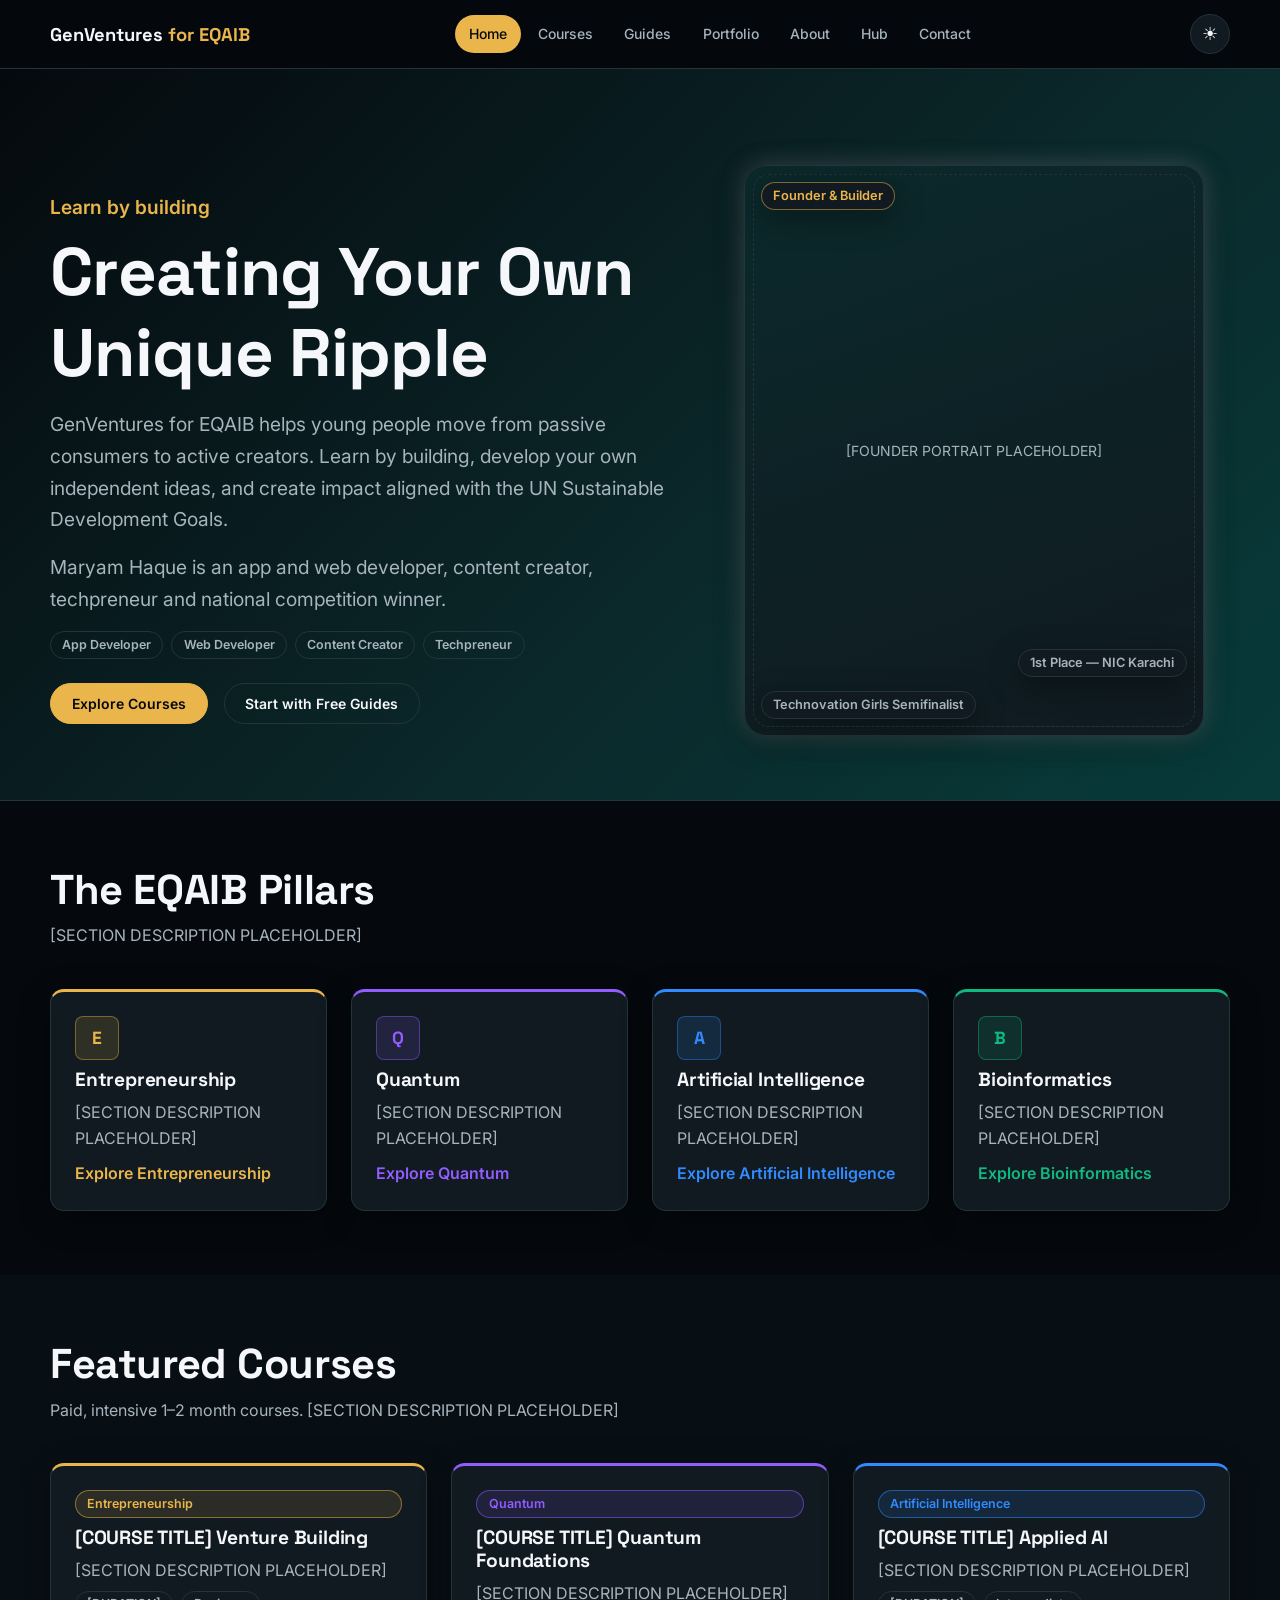
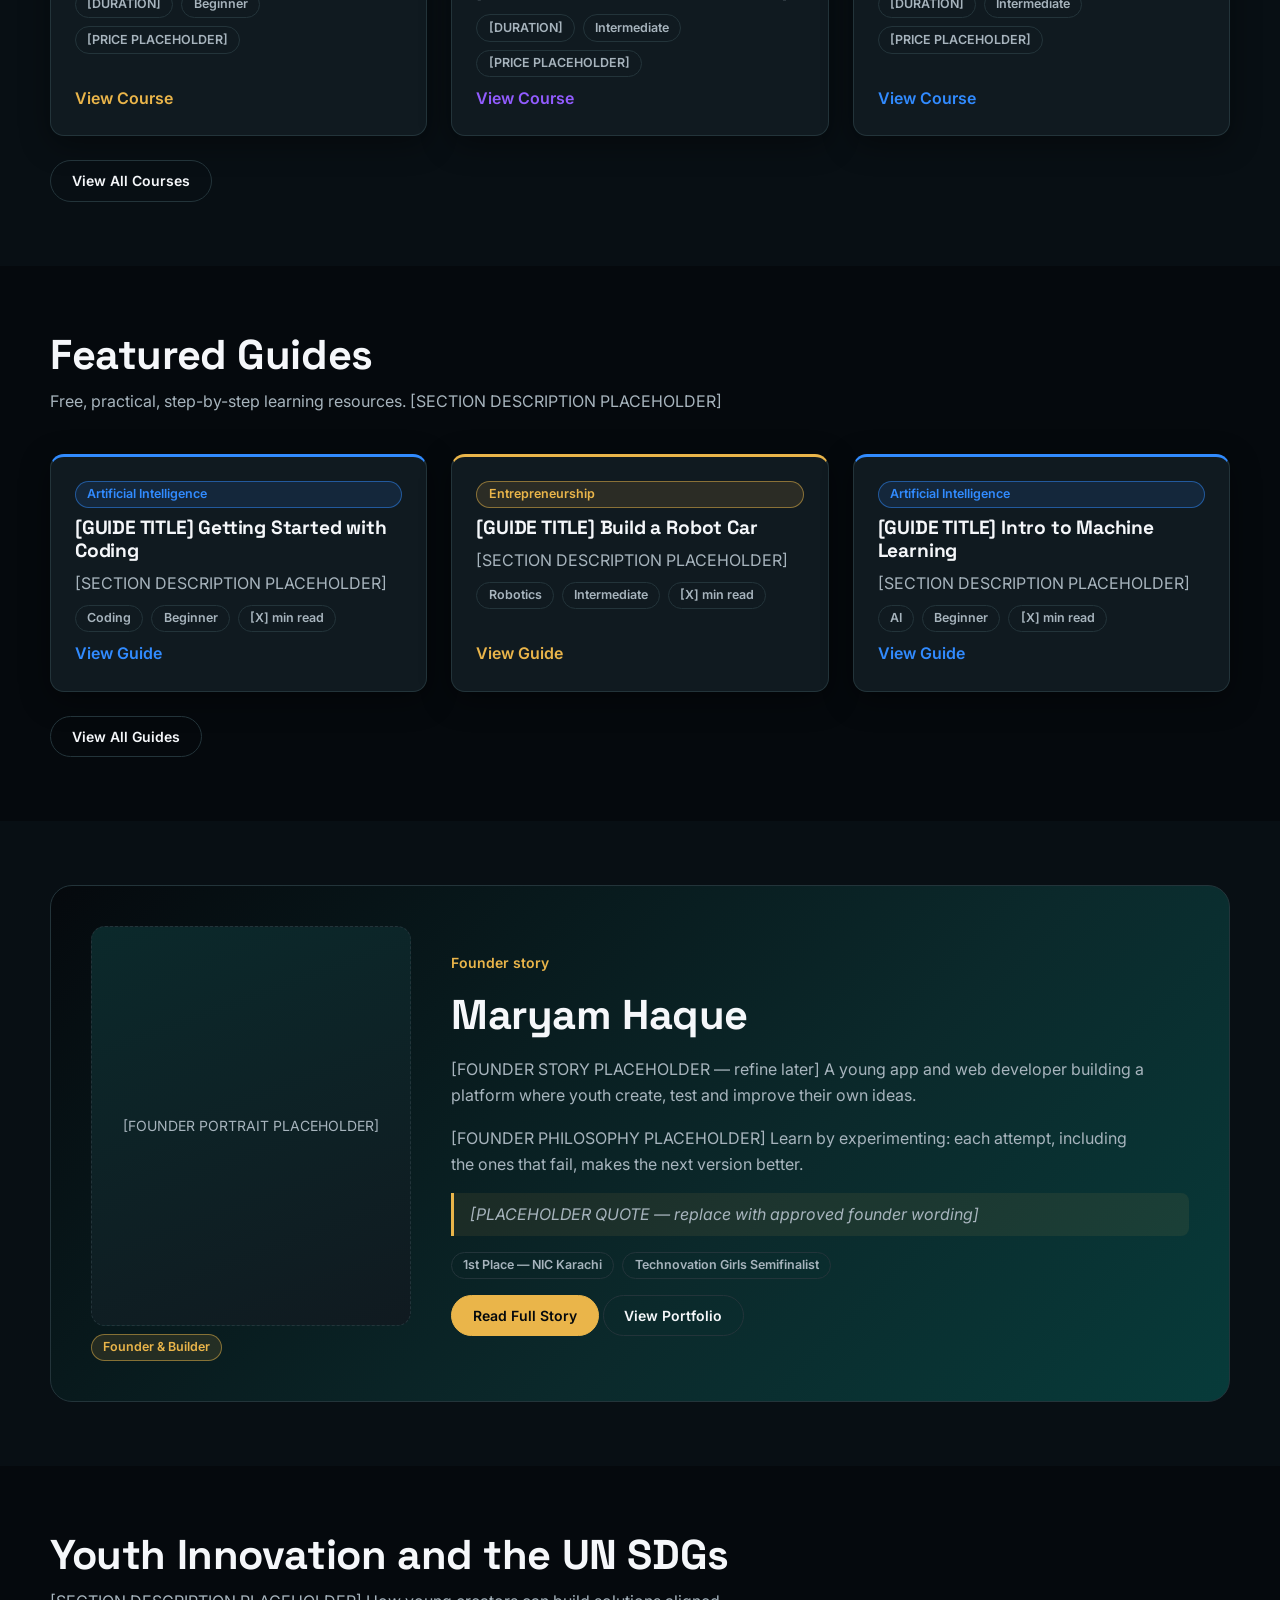
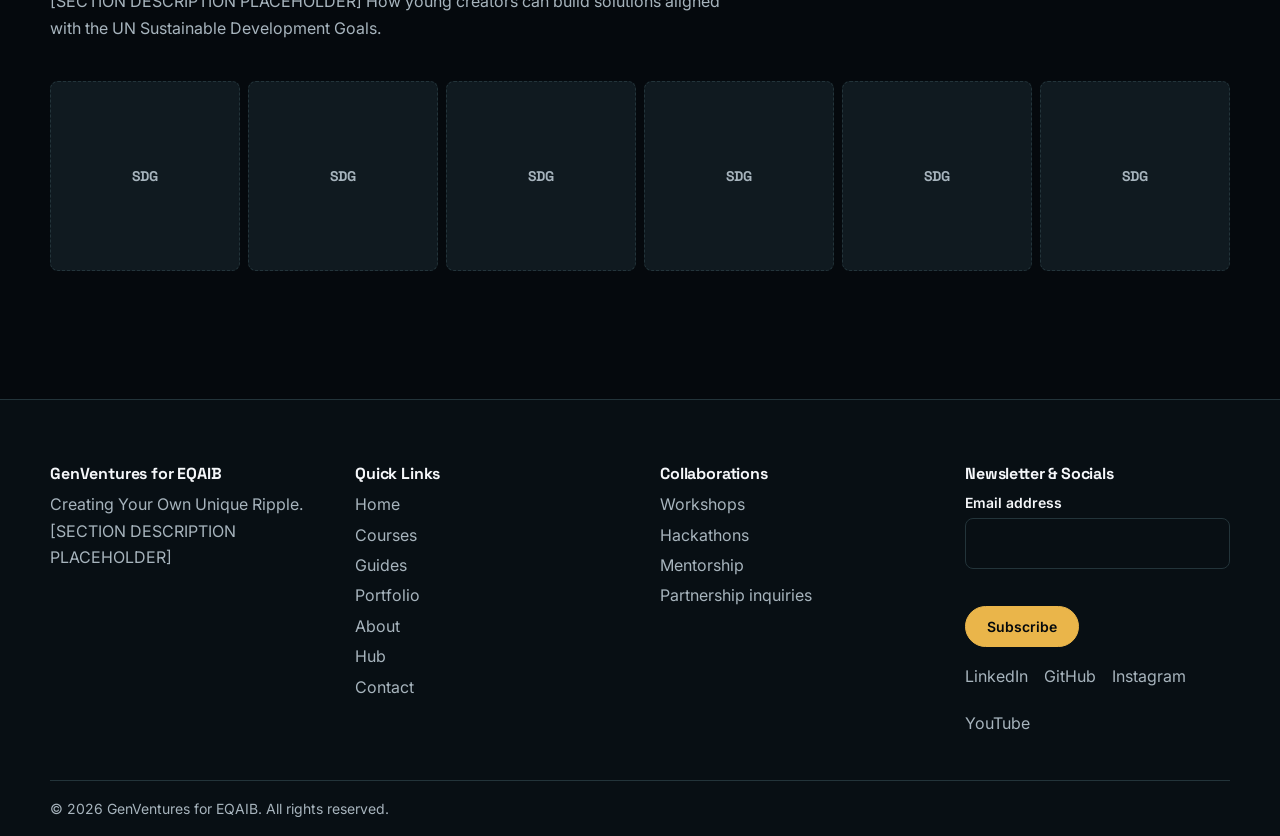
<file: index.html>
<!DOCTYPE html>
<html lang="en">
<head>
<meta charset="UTF-8">
<meta name="viewport" content="width=device-width, initial-scale=1">
<title>Home | GenVentures for EQAIB</title>
<meta name="description" content="GenVentures for EQAIB: Creating Your Own Unique Ripple.">
<script src="js/theme-init.js"></script>
<link rel="preconnect" href="https://fonts.googleapis.com">
<link rel="stylesheet" href="https://fonts.googleapis.com/css2?family=Inter:wght@400;500;600&family=Space+Grotesk:wght@500;700&display=swap">
<link rel="stylesheet" href="css/variables.css">
<link rel="stylesheet" href="css/global.css">
<link rel="stylesheet" href="css/layout.css">
<link rel="stylesheet" href="css/components.css">
<link rel="stylesheet" href="css/pages/home.css">
<script src="js/data.js" defer></script>
<script src="js/components.js" defer></script>
<script src="js/theme.js" defer></script>
<script src="js/navigation.js" defer></script>
<script src="js/filters.js" defer></script>
<script src="js/form-handlers.js" defer></script>
<script src="js/roadmap.js" defer></script>
<script src="js/main.js" defer></script>
</head>
<body>
<a class="skip-link" href="#main">Skip to content</a>
<!-- Navbar injected by js/components.js -->
<div id="navbar-mount"></div>
<main id="main">
<section class="hero"><div class="container hero-split"><div>
<p class="eyebrow">Learn by building</p>
<h1>Creating Your Own Unique Ripple</h1>
<p>GenVentures for EQAIB helps young people move from passive consumers to active creators. Learn by building, develop your own independent ideas, and create impact aligned with the UN Sustainable Development Goals.</p>
<p>Maryam Haque is an app and web developer, content creator, techpreneur and national competition winner.</p>
<div class="meta home-roles"><span class="badge">App Developer</span><span class="badge">Web Developer</span><span class="badge">Content Creator</span><span class="badge">Techpreneur</span></div>
<div class="flex"><a class="btn btn--primary" href="courses.html">Explore Courses</a><a class="btn" href="guides.html">Start with Free Guides</a></div></div>
<div class="founder-card"><!-- FOUNDER PORTRAIT: replace the .portrait-ph div with <img src="assets/images/founder-portrait.jpg" alt="Maryam Haque, founder of GenVentures for EQAIB"> -->
<div class="portrait-ph" role="img" aria-label="Founder portrait placeholder">[FOUNDER PORTRAIT PLACEHOLDER]</div>
<span class="badge badge--pillar founder-card__badge founder-card__badge--1" data-pillar="E">Founder &amp; Builder</span>
<span class="badge founder-card__badge founder-card__badge--2">1st Place — NIC Karachi</span>
<span class="badge founder-card__badge founder-card__badge--3">Technovation Girls Semifinalist</span></div></div></section>
<section class="section"><div class="container"><div class="section__head"><h2>The EQAIB Pillars</h2><p>[SECTION DESCRIPTION PLACEHOLDER]</p></div><div class="grid grid--4"><a class="card" data-pillar="E" href="courses.html"><div class="icon-ph" aria-hidden="true">E</div><h3>Entrepreneurship</h3><p>[SECTION DESCRIPTION PLACEHOLDER]</p><span class="card__link">Explore Entrepreneurship</span></a><a class="card" data-pillar="Q" href="courses.html"><div class="icon-ph" aria-hidden="true">Q</div><h3>Quantum</h3><p>[SECTION DESCRIPTION PLACEHOLDER]</p><span class="card__link">Explore Quantum</span></a><a class="card" data-pillar="A" href="courses.html"><div class="icon-ph" aria-hidden="true">A</div><h3>Artificial Intelligence</h3><p>[SECTION DESCRIPTION PLACEHOLDER]</p><span class="card__link">Explore Artificial Intelligence</span></a><a class="card" data-pillar="B" href="courses.html"><div class="icon-ph" aria-hidden="true">B</div><h3>Bioinformatics</h3><p>[SECTION DESCRIPTION PLACEHOLDER]</p><span class="card__link">Explore Bioinformatics</span></a></div></div></section>
<section class="section section--alt"><div class="container"><div class="section__head"><h2>Featured Courses</h2><p>Paid, intensive 1–2 month courses. [SECTION DESCRIPTION PLACEHOLDER]</p></div><div class="grid grid--3" id="featured-courses"></div><p style="margin-top:1.5rem"><a class="btn" href="courses.html">View All Courses</a></p></div></section>
<section class="section"><div class="container"><div class="section__head"><h2>Featured Guides</h2><p>Free, practical, step-by-step learning resources. [SECTION DESCRIPTION PLACEHOLDER]</p></div><div class="grid grid--3" id="featured-guides"></div><p style="margin-top:1.5rem"><a class="btn" href="guides.html">View All Guides</a></p></div></section>
<section class="section section--alt"><div class="container"><div class="founder-story"><div class="founder-story__media"><!-- FOUNDER PORTRAIT: replace the .portrait-ph div with <img src="assets/images/founder-portrait.jpg" alt="Maryam Haque, founder of GenVentures for EQAIB"> -->
<div class="portrait-ph" role="img" aria-label="Founder portrait placeholder">[FOUNDER PORTRAIT PLACEHOLDER]</div><span class="badge badge--pillar" data-pillar="E">Founder &amp; Builder</span></div>
<div class="stack"><p class="eyebrow">Founder story</p><h2>Maryam Haque</h2>
<p>[FOUNDER STORY PLACEHOLDER — refine later] A young app and web developer building a platform where youth create, test and improve their own ideas.</p>
<p>[FOUNDER PHILOSOPHY PLACEHOLDER] Learn by experimenting: each attempt, including the ones that fail, makes the next version better.</p>
<blockquote class="quote">[PLACEHOLDER QUOTE — replace with approved founder wording]</blockquote>
<div class="meta"><span class="badge">1st Place — NIC Karachi</span><span class="badge">Technovation Girls Semifinalist</span></div><a class="btn btn--primary" href="about.html">Read Full Story</a> <a class="btn" href="portfolio.html">View Portfolio</a></div></div></div></section>
<section class="section"><div class="container"><div class="section__head"><h2>Youth Innovation and the UN SDGs</h2><p>[SECTION DESCRIPTION PLACEHOLDER] How young creators can build solutions aligned with the UN Sustainable Development Goals.</p></div><div class="sdg-strip" aria-label="UN SDG placeholders"><div class="sdg-tile" title="[SDG PLACEHOLDER]">SDG</div><div class="sdg-tile" title="[SDG PLACEHOLDER]">SDG</div><div class="sdg-tile" title="[SDG PLACEHOLDER]">SDG</div><div class="sdg-tile" title="[SDG PLACEHOLDER]">SDG</div><div class="sdg-tile" title="[SDG PLACEHOLDER]">SDG</div><div class="sdg-tile" title="[SDG PLACEHOLDER]">SDG</div></div></div></section>
</main>
<!-- Footer injected by js/components.js -->
<div id="footer-mount"></div>
</body>
</html>
</file>
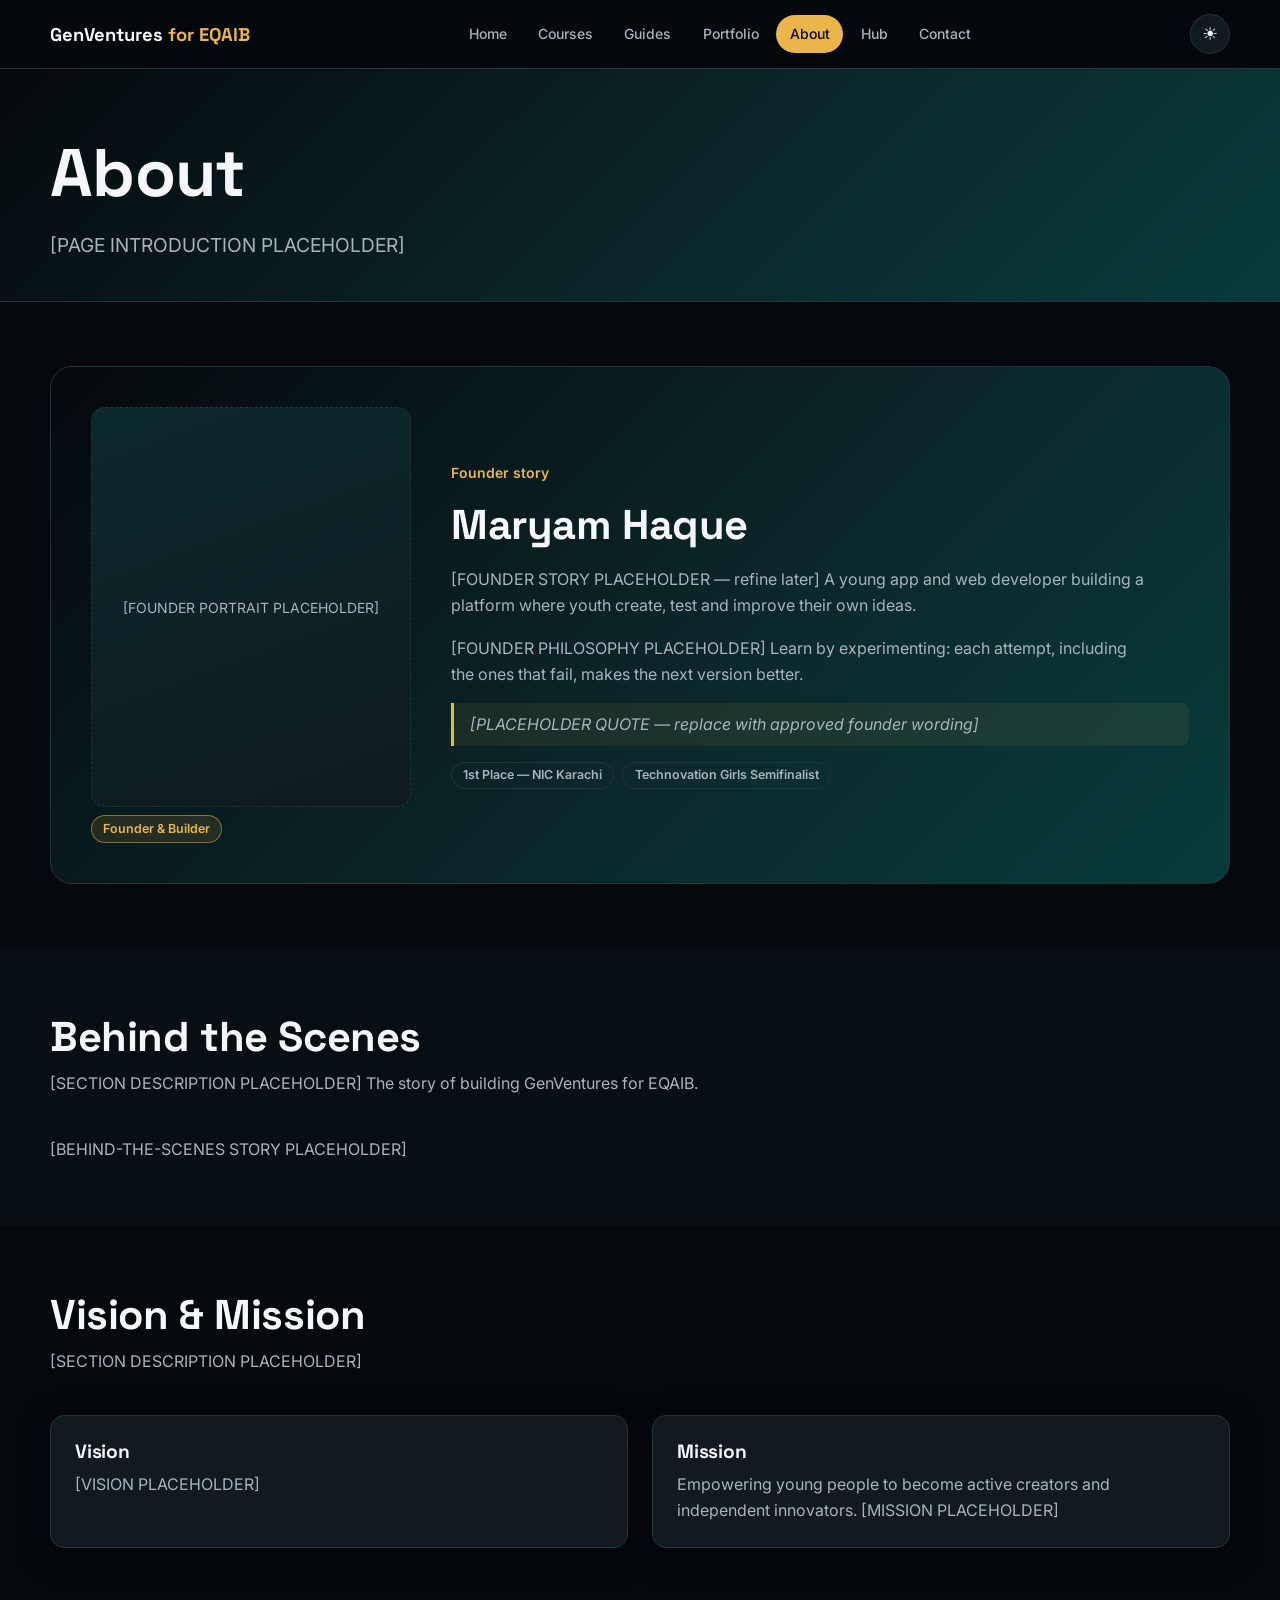
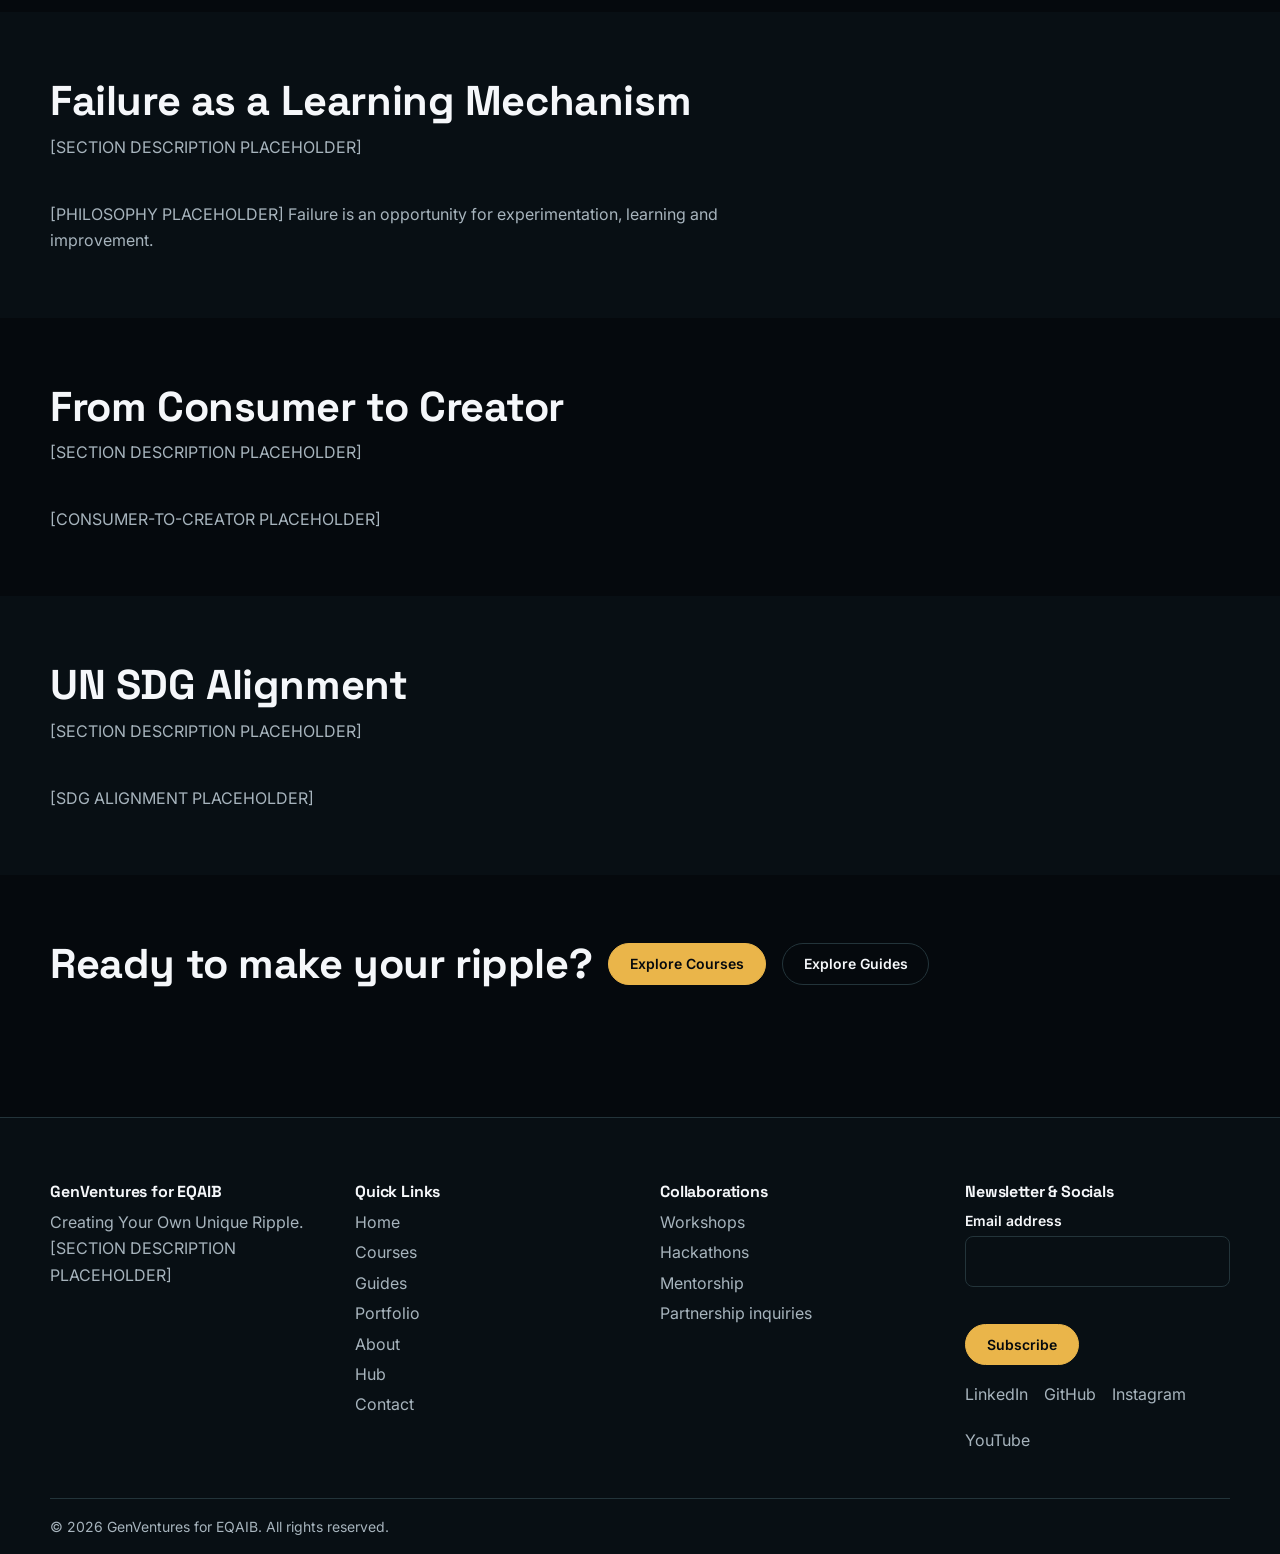
<file: about.html>
<!DOCTYPE html>
<html lang="en">
<head>
<meta charset="UTF-8">
<meta name="viewport" content="width=device-width, initial-scale=1">
<title>About | GenVentures for EQAIB</title>
<meta name="description" content="GenVentures for EQAIB: Creating Your Own Unique Ripple.">
<script src="js/theme-init.js"></script>
<link rel="preconnect" href="https://fonts.googleapis.com">
<link rel="stylesheet" href="https://fonts.googleapis.com/css2?family=Inter:wght@400;500;600&family=Space+Grotesk:wght@500;700&display=swap">
<link rel="stylesheet" href="css/variables.css">
<link rel="stylesheet" href="css/global.css">
<link rel="stylesheet" href="css/layout.css">
<link rel="stylesheet" href="css/components.css">
<link rel="stylesheet" href="css/pages/about.css">
<script src="js/data.js" defer></script>
<script src="js/components.js" defer></script>
<script src="js/theme.js" defer></script>
<script src="js/navigation.js" defer></script>
<script src="js/filters.js" defer></script>
<script src="js/form-handlers.js" defer></script>
<script src="js/roadmap.js" defer></script>
<script src="js/main.js" defer></script>
</head>
<body>
<a class="skip-link" href="#main">Skip to content</a>
<!-- Navbar injected by js/components.js -->
<div id="navbar-mount"></div>
<main id="main">
<section class="hero hero--page"><div class="container"><h1>About</h1><p>[PAGE INTRODUCTION PLACEHOLDER]</p></div></section><section class="section"><div class="container"><div class="founder-story"><div class="founder-story__media"><!-- FOUNDER PORTRAIT: replace the .portrait-ph div with <img src="assets/images/founder-portrait.jpg" alt="Maryam Haque, founder of GenVentures for EQAIB"> -->
<div class="portrait-ph" role="img" aria-label="Founder portrait placeholder">[FOUNDER PORTRAIT PLACEHOLDER]</div><span class="badge badge--pillar" data-pillar="E">Founder &amp; Builder</span></div>
<div class="stack"><p class="eyebrow">Founder story</p><h2>Maryam Haque</h2>
<p>[FOUNDER STORY PLACEHOLDER — refine later] A young app and web developer building a platform where youth create, test and improve their own ideas.</p>
<p>[FOUNDER PHILOSOPHY PLACEHOLDER] Learn by experimenting: each attempt, including the ones that fail, makes the next version better.</p>
<blockquote class="quote">[PLACEHOLDER QUOTE — replace with approved founder wording]</blockquote>
<div class="meta"><span class="badge">1st Place — NIC Karachi</span><span class="badge">Technovation Girls Semifinalist</span></div></div></div></div></section><section class="section section--alt"><div class="container"><div class="section__head"><h2>Behind the Scenes</h2><p>[SECTION DESCRIPTION PLACEHOLDER] The story of building GenVentures for EQAIB.</p></div><p>[BEHIND-THE-SCENES STORY PLACEHOLDER]</p></div></section><section class="section"><div class="container"><div class="section__head"><h2>Vision &amp; Mission</h2><p>[SECTION DESCRIPTION PLACEHOLDER]</p></div><div class="grid grid--2"><div class="card"><h3>Vision</h3><p>[VISION PLACEHOLDER]</p></div><div class="card"><h3>Mission</h3><p>Empowering young people to become active creators and independent innovators. [MISSION PLACEHOLDER]</p></div></div></div></section><section class="section section--alt"><div class="container"><div class="section__head"><h2>Failure as a Learning Mechanism</h2><p>[SECTION DESCRIPTION PLACEHOLDER]</p></div><p>[PHILOSOPHY PLACEHOLDER] Failure is an opportunity for experimentation, learning and improvement.</p></div></section><section class="section"><div class="container"><div class="section__head"><h2>From Consumer to Creator</h2><p>[SECTION DESCRIPTION PLACEHOLDER]</p></div><p>[CONSUMER-TO-CREATOR PLACEHOLDER]</p></div></section><section class="section section--alt"><div class="container"><div class="section__head"><h2>UN SDG Alignment</h2><p>[SECTION DESCRIPTION PLACEHOLDER]</p></div><p>[SDG ALIGNMENT PLACEHOLDER]</p></div></section><section class="section"><div class="container flex"><h2>Ready to make your ripple?</h2><a class="btn btn--primary" href="courses.html">Explore Courses</a><a class="btn" href="guides.html">Explore Guides</a></div></section>
</main>
<!-- Footer injected by js/components.js -->
<div id="footer-mount"></div>
</body>
</html>
</file>
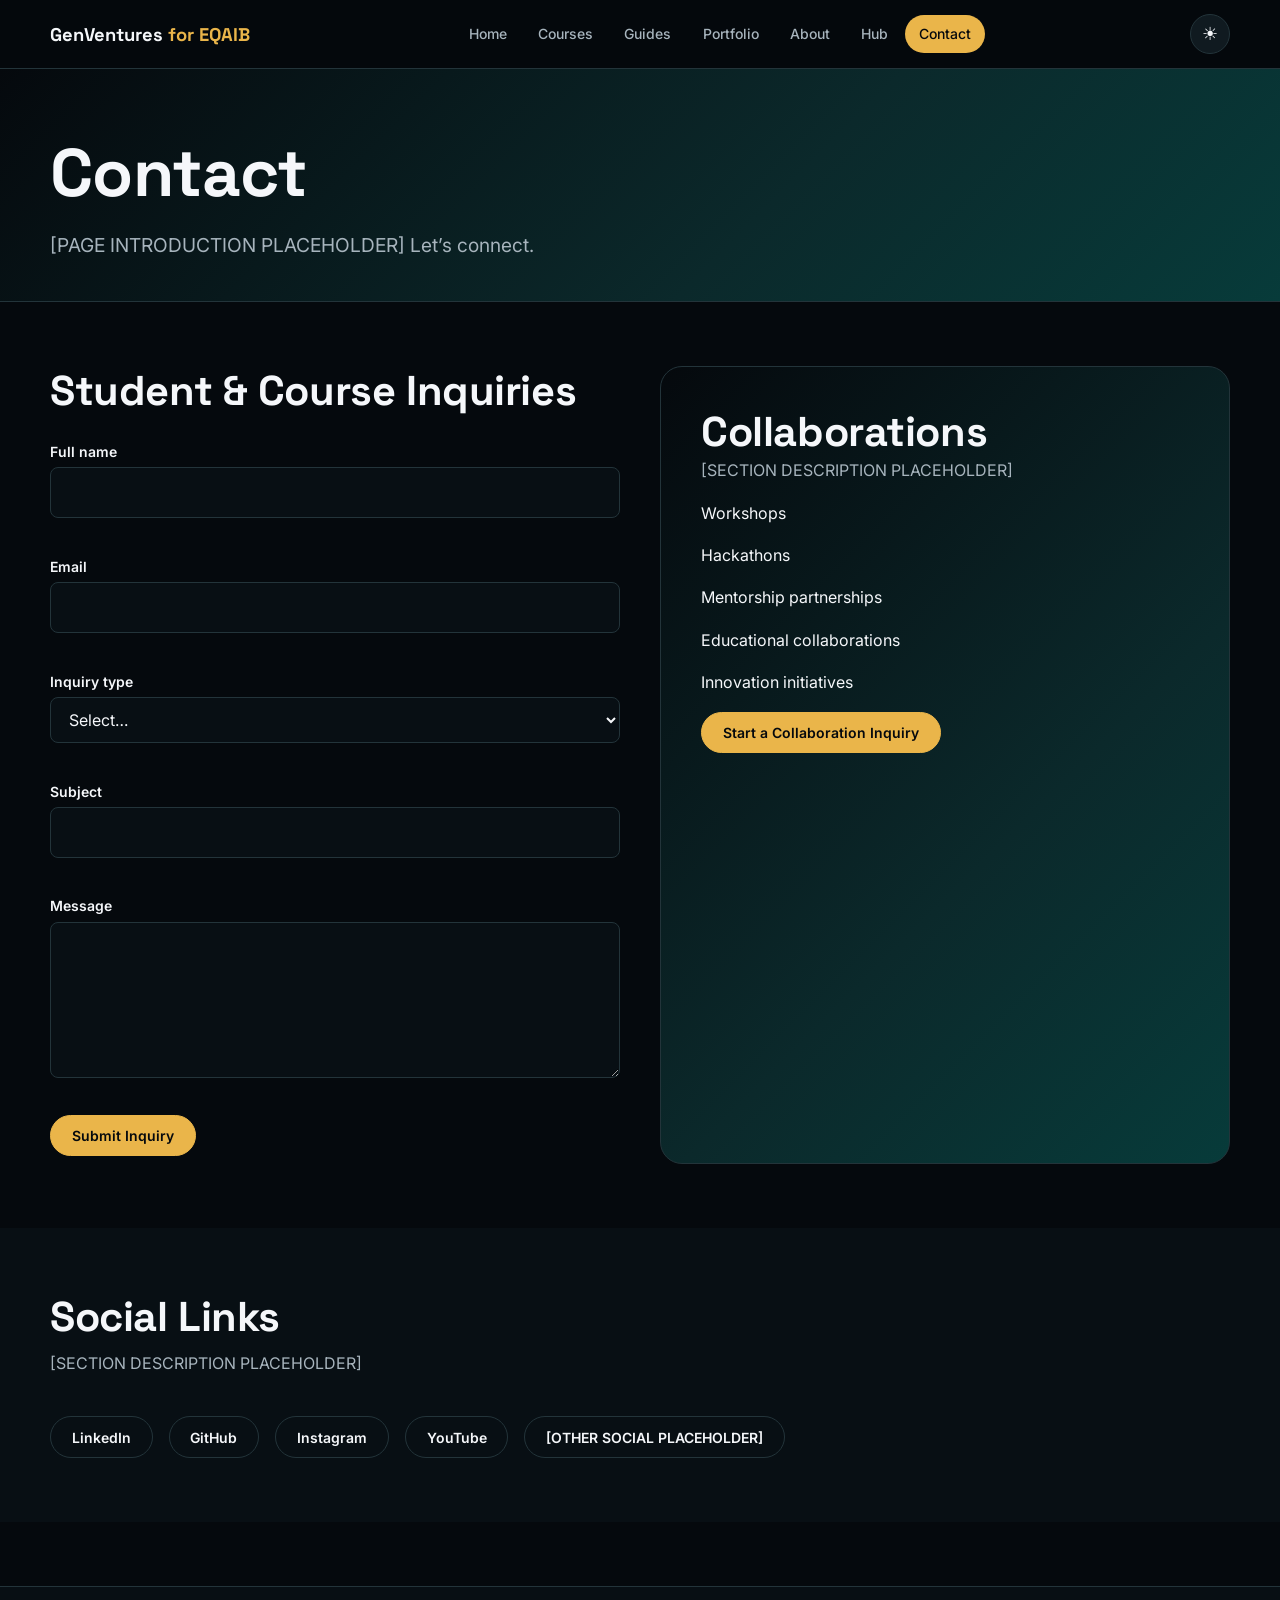
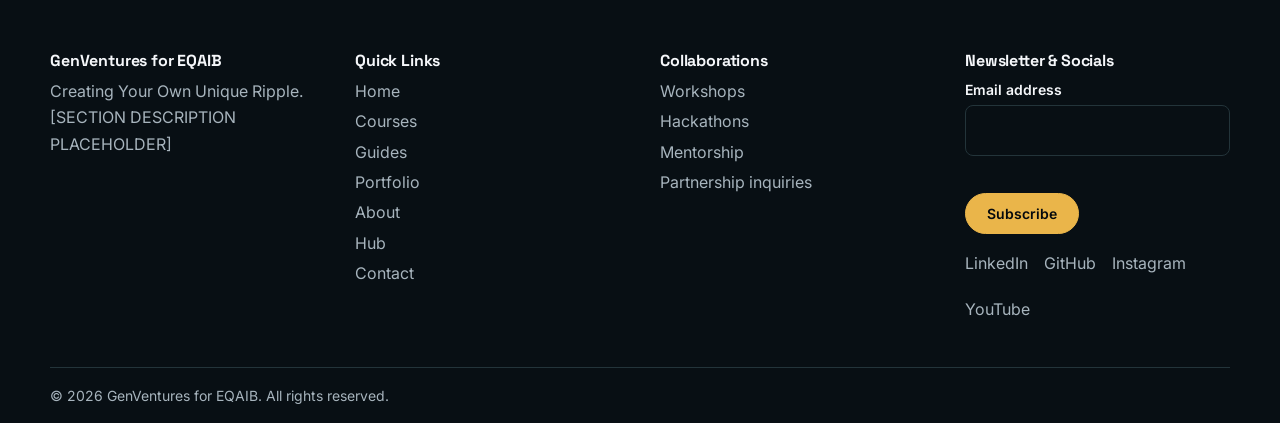
<file: contact.html>
<!DOCTYPE html>
<html lang="en">
<head>
<meta charset="UTF-8">
<meta name="viewport" content="width=device-width, initial-scale=1">
<title>Contact | GenVentures for EQAIB</title>
<meta name="description" content="GenVentures for EQAIB: Creating Your Own Unique Ripple.">
<script src="js/theme-init.js"></script>
<link rel="preconnect" href="https://fonts.googleapis.com">
<link rel="stylesheet" href="https://fonts.googleapis.com/css2?family=Inter:wght@400;500;600&family=Space+Grotesk:wght@500;700&display=swap">
<link rel="stylesheet" href="css/variables.css">
<link rel="stylesheet" href="css/global.css">
<link rel="stylesheet" href="css/layout.css">
<link rel="stylesheet" href="css/components.css">
<link rel="stylesheet" href="css/pages/contact.css">
<script src="js/data.js" defer></script>
<script src="js/components.js" defer></script>
<script src="js/theme.js" defer></script>
<script src="js/navigation.js" defer></script>
<script src="js/filters.js" defer></script>
<script src="js/form-handlers.js" defer></script>
<script src="js/roadmap.js" defer></script>
<script src="js/main.js" defer></script>
</head>
<body>
<a class="skip-link" href="#main">Skip to content</a>
<!-- Navbar injected by js/components.js -->
<div id="navbar-mount"></div>
<main id="main">
<section class="hero hero--page"><div class="container"><h1>Contact</h1><p>[PAGE INTRODUCTION PLACEHOLDER] Let’s connect.</p></div></section><section class="section"><div class="container contact-split"><div><h2>Student &amp; Course Inquiries</h2>
<!-- FUTURE PHASE: backend/email integration. This form currently validates only and does not send. -->
<form data-form="inquiry" novalidate style="margin-top:1.5rem"><div class="field"><label for="c-name">Full name</label><input class="input" id="c-name" name="c-name" type="text" required autocomplete="name"><span class="field-error" aria-live="polite"></span></div><div class="field"><label for="c-email">Email</label><input class="input" id="c-email" name="c-email" type="email" required autocomplete="email"><span class="field-error" aria-live="polite"></span></div><div class="field"><label for="inq-type">Inquiry type</label><select class="input" id="inq-type" name="type" required><option value="">Select…</option><option>Course inquiry</option><option>Guide feedback</option><option>General question</option></select><span class="field-error" aria-live="polite"></span></div><div class="field"><label for="c-subject">Subject</label><input class="input" id="c-subject" name="c-subject" type="text" required ><span class="field-error" aria-live="polite"></span></div><div class="field"><label for="msg">Message</label><textarea class="input" id="msg" name="message" rows="5" required></textarea><span class="field-error" aria-live="polite"></span></div><button class="btn btn--primary" type="submit">Submit Inquiry</button><p class="form-status" role="status"></p></form></div>
<div class="collab" id="collaborations"><h2>Collaborations</h2><p>[SECTION DESCRIPTION PLACEHOLDER]</p><ul class="stack" style="margin-block:1rem"><li>Workshops</li><li>Hackathons</li><li>Mentorship partnerships</li><li>Educational collaborations</li><li>Innovation initiatives</li></ul>
<!-- FUTURE PHASE: wire to a dedicated collaboration form/email -->
<a class="btn btn--primary" href="mailto:[EMAIL PLACEHOLDER]">Start a Collaboration Inquiry</a></div></div></section><section class="section section--alt"><div class="container"><div class="section__head"><h2>Social Links</h2><p>[SECTION DESCRIPTION PLACEHOLDER]</p></div><ul class="flex"><li><a class="btn" href="#" aria-label="LinkedIn [SOCIAL LINK PLACEHOLDER]">LinkedIn</a></li><li><a class="btn" href="#" aria-label="GitHub [SOCIAL LINK PLACEHOLDER]">GitHub</a></li><li><a class="btn" href="#" aria-label="Instagram [SOCIAL LINK PLACEHOLDER]">Instagram</a></li><li><a class="btn" href="#" aria-label="YouTube [SOCIAL LINK PLACEHOLDER]">YouTube</a></li><li><a class="btn" href="#" aria-label="[OTHER SOCIAL PLACEHOLDER] [SOCIAL LINK PLACEHOLDER]">[OTHER SOCIAL PLACEHOLDER]</a></li></ul></div></section>
</main>
<!-- Footer injected by js/components.js -->
<div id="footer-mount"></div>
</body>
</html>
</file>
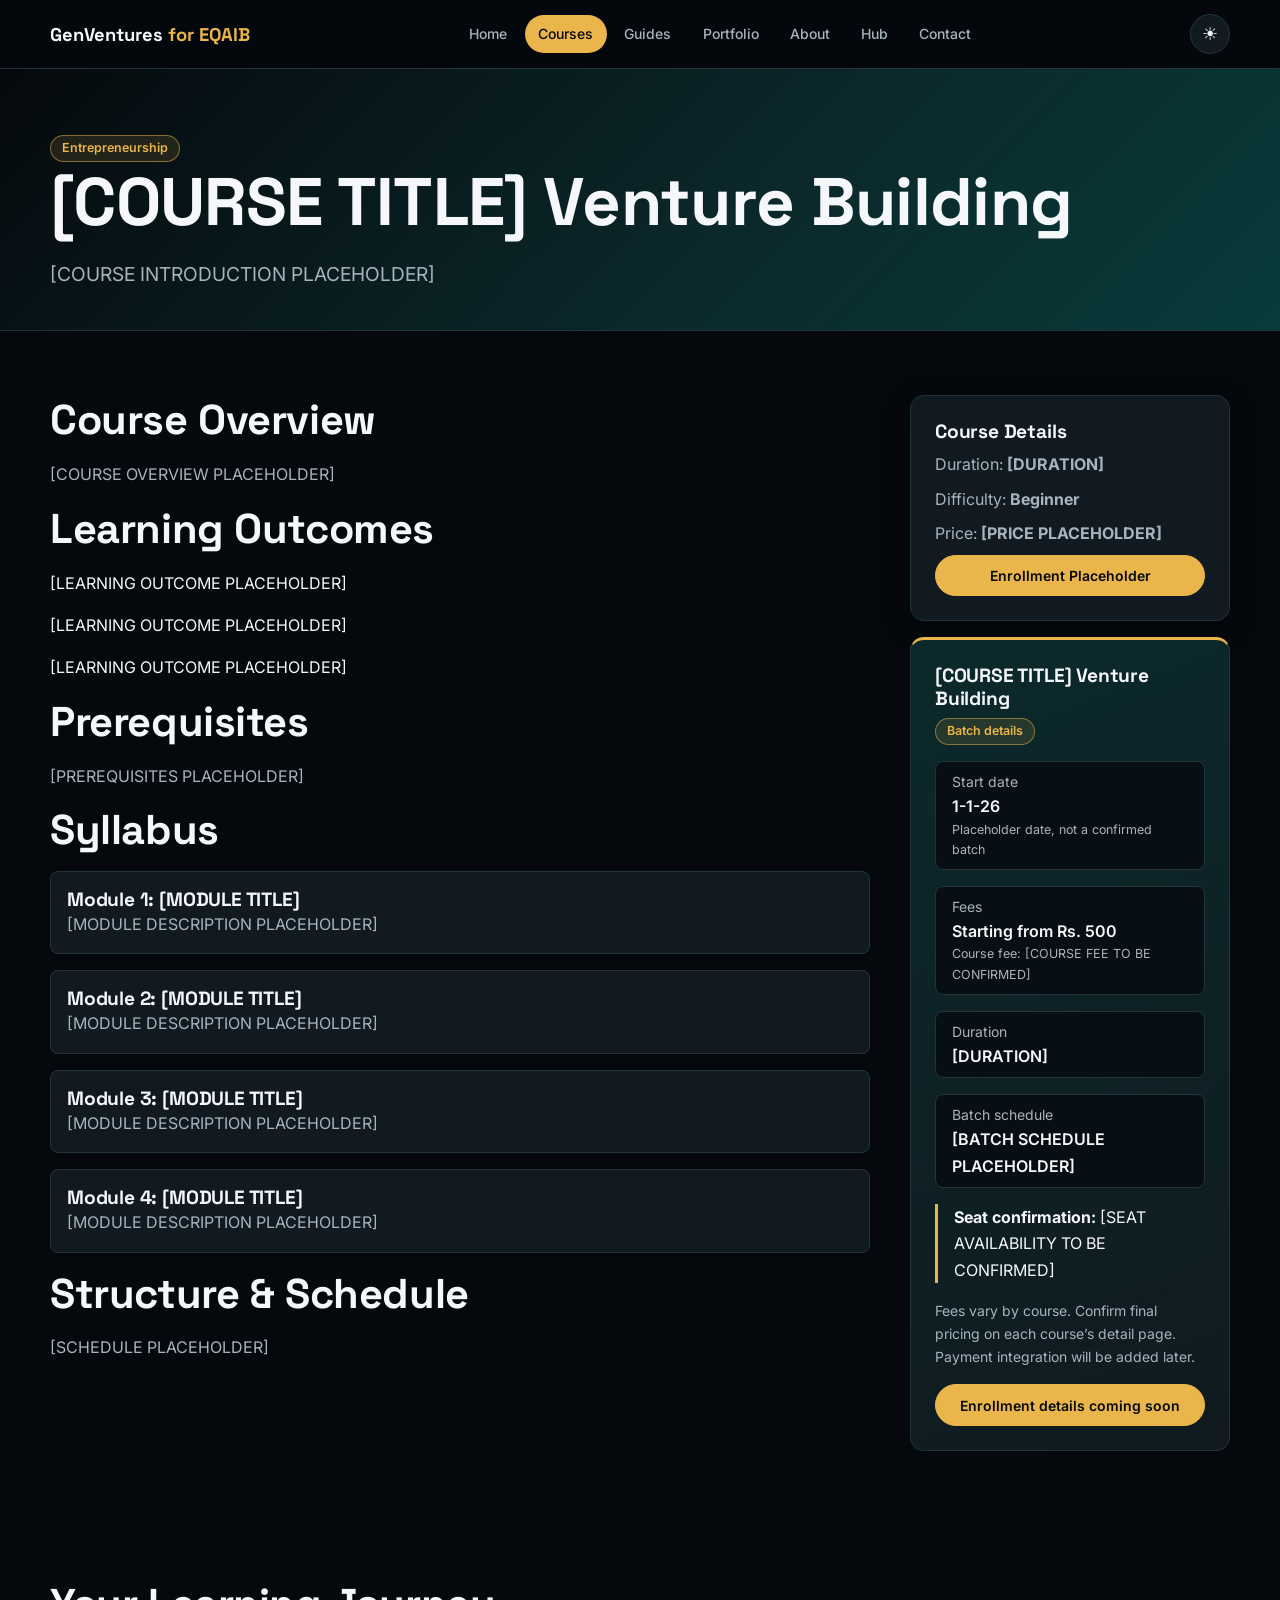
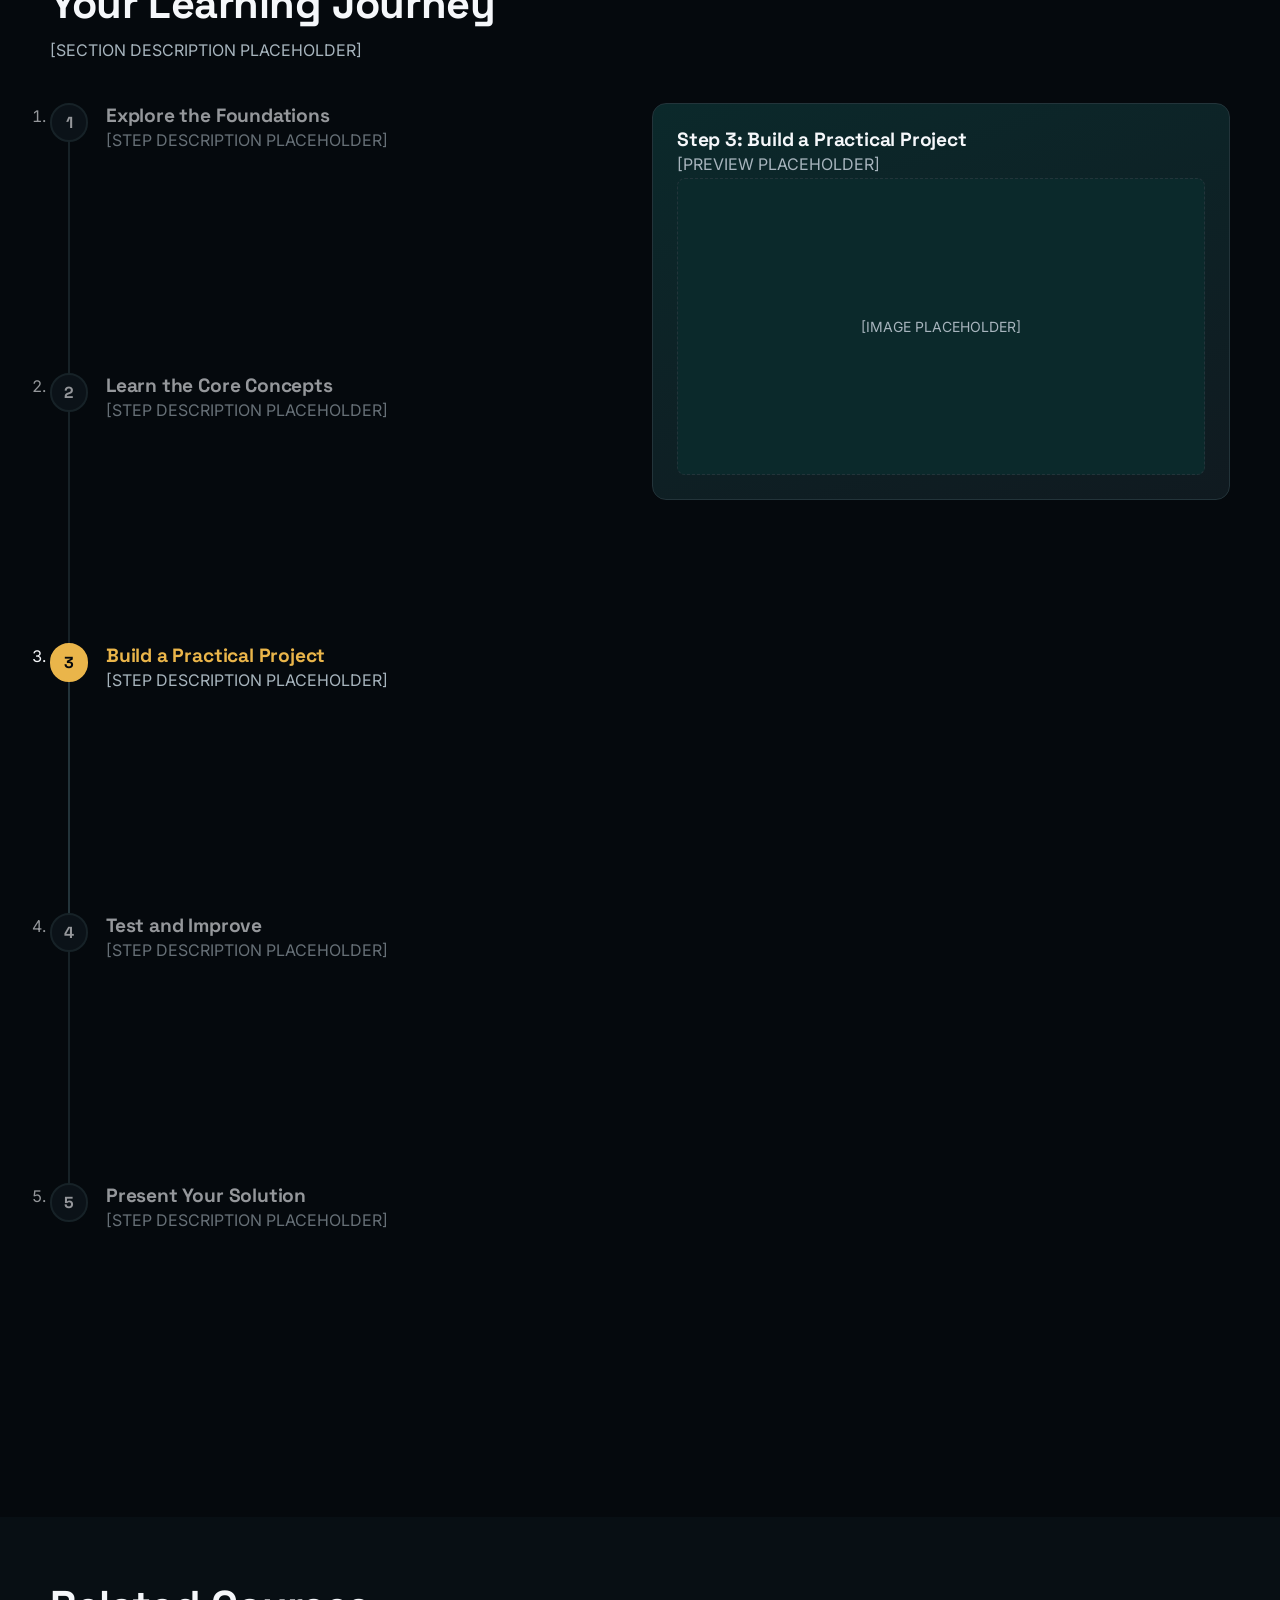
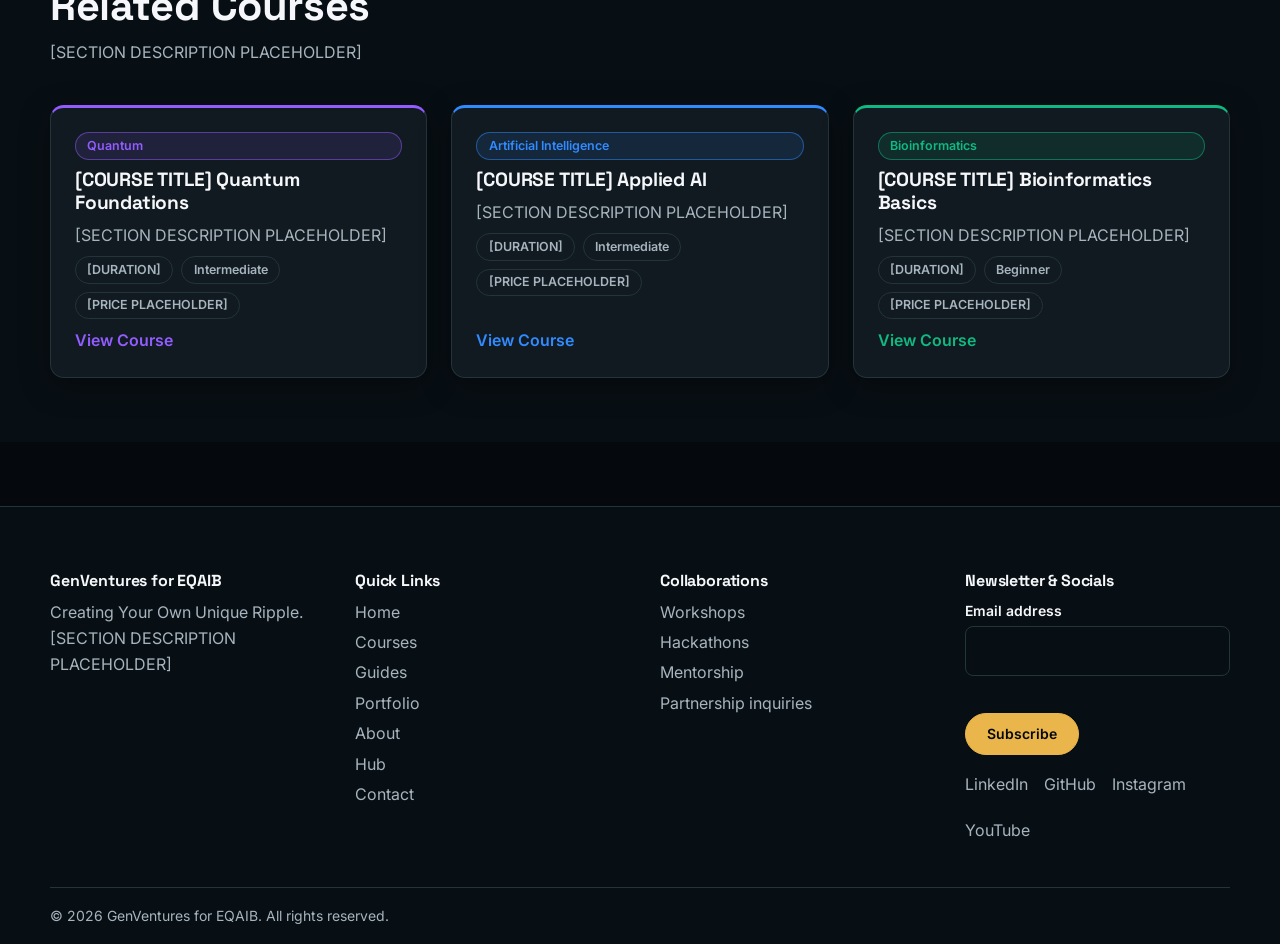
<file: course-detail.html>
<!DOCTYPE html>
<html lang="en">
<head>
<meta charset="UTF-8">
<meta name="viewport" content="width=device-width, initial-scale=1">
<title>Course Detail | GenVentures for EQAIB</title>
<meta name="description" content="GenVentures for EQAIB: Creating Your Own Unique Ripple.">
<script src="js/theme-init.js"></script>
<link rel="preconnect" href="https://fonts.googleapis.com">
<link rel="stylesheet" href="https://fonts.googleapis.com/css2?family=Inter:wght@400;500;600&family=Space+Grotesk:wght@500;700&display=swap">
<link rel="stylesheet" href="css/variables.css">
<link rel="stylesheet" href="css/global.css">
<link rel="stylesheet" href="css/layout.css">
<link rel="stylesheet" href="css/components.css">
<link rel="stylesheet" href="css/pages/course-detail.css">
<script src="js/data.js" defer></script>
<script src="js/components.js" defer></script>
<script src="js/theme.js" defer></script>
<script src="js/navigation.js" defer></script>
<script src="js/filters.js" defer></script>
<script src="js/form-handlers.js" defer></script>
<script src="js/roadmap.js" defer></script>
<script src="js/main.js" defer></script>
</head>
<body>
<a class="skip-link" href="#main">Skip to content</a>
<!-- Navbar injected by js/components.js -->
<div id="navbar-mount"></div>
<main id="main">
<div id="course-detail">
<section class="hero hero--page"><div class="container"><span class="badge badge--pillar" id="cd-pillar">[PILLAR]</span><h1 id="cd-title">[COURSE TITLE]</h1><p>[COURSE INTRODUCTION PLACEHOLDER]</p></div></section>
<section class="section"><div class="container detail-layout"><div class="stack">
<h2>Course Overview</h2><p>[COURSE OVERVIEW PLACEHOLDER]</p>
<h2>Learning Outcomes</h2><ul class="stack"><li>[LEARNING OUTCOME PLACEHOLDER]</li><li>[LEARNING OUTCOME PLACEHOLDER]</li><li>[LEARNING OUTCOME PLACEHOLDER]</li></ul>
<h2>Prerequisites</h2><p>[PREREQUISITES PLACEHOLDER]</p>
<h2>Syllabus</h2><div class="module"><h3>Module 1: [MODULE TITLE]</h3><p>[MODULE DESCRIPTION PLACEHOLDER]</p></div><div class="module"><h3>Module 2: [MODULE TITLE]</h3><p>[MODULE DESCRIPTION PLACEHOLDER]</p></div><div class="module"><h3>Module 3: [MODULE TITLE]</h3><p>[MODULE DESCRIPTION PLACEHOLDER]</p></div><div class="module"><h3>Module 4: [MODULE TITLE]</h3><p>[MODULE DESCRIPTION PLACEHOLDER]</p></div>
<h2>Structure &amp; Schedule</h2><p>[SCHEDULE PLACEHOLDER]</p></div>
<aside class="detail-aside stack" aria-label="Course summary"><div class="card"><h3>Course Details</h3>
<p>Duration: <strong id="cd-duration">[DURATION]</strong></p><p>Difficulty: <strong id="cd-level">[LEVEL]</strong></p><p>Price: <strong id="cd-price">[PRICE PLACEHOLDER]</strong></p>
<!-- Enrollment flow comes in a later phase -->
<a class="btn btn--primary btn--block" href="contact.html">Enrollment Placeholder</a></div><div id="cohort-mount"></div></aside></div></section>
<section class="section"><div class="container"><div class="section__head"><h2>Your Learning Journey</h2><p>[SECTION DESCRIPTION PLACEHOLDER]</p></div><!-- Reusable: see js/roadmap.js --><div class="roadmap" data-roadmap><ol class="roadmap__steps"><li class="roadmap__step" data-step="1" tabindex="0"><span class="roadmap__num">1</span><h3>Explore the Foundations</h3><p>[STEP DESCRIPTION PLACEHOLDER]</p></li><li class="roadmap__step" data-step="2" tabindex="0"><span class="roadmap__num">2</span><h3>Learn the Core Concepts</h3><p>[STEP DESCRIPTION PLACEHOLDER]</p></li><li class="roadmap__step" data-step="3" tabindex="0"><span class="roadmap__num">3</span><h3>Build a Practical Project</h3><p>[STEP DESCRIPTION PLACEHOLDER]</p></li><li class="roadmap__step" data-step="4" tabindex="0"><span class="roadmap__num">4</span><h3>Test and Improve</h3><p>[STEP DESCRIPTION PLACEHOLDER]</p></li><li class="roadmap__step" data-step="5" tabindex="0"><span class="roadmap__num">5</span><h3>Present Your Solution</h3><p>[STEP DESCRIPTION PLACEHOLDER]</p></li></ol><div class="roadmap__preview" aria-live="polite"><div class="roadmap__panel" data-panel="1"><h3>Step 1: Explore the Foundations</h3><p>[PREVIEW PLACEHOLDER]</p><div class="img-ph">[IMAGE PLACEHOLDER]</div></div><div class="roadmap__panel" data-panel="2"><h3>Step 2: Learn the Core Concepts</h3><p>[PREVIEW PLACEHOLDER]</p><div class="img-ph">[IMAGE PLACEHOLDER]</div></div><div class="roadmap__panel" data-panel="3"><h3>Step 3: Build a Practical Project</h3><p>[PREVIEW PLACEHOLDER]</p><div class="img-ph">[IMAGE PLACEHOLDER]</div></div><div class="roadmap__panel" data-panel="4"><h3>Step 4: Test and Improve</h3><p>[PREVIEW PLACEHOLDER]</p><div class="img-ph">[IMAGE PLACEHOLDER]</div></div><div class="roadmap__panel" data-panel="5"><h3>Step 5: Present Your Solution</h3><p>[PREVIEW PLACEHOLDER]</p><div class="img-ph">[IMAGE PLACEHOLDER]</div></div></div></div></div></section>
<section class="section section--alt"><div class="container"><div class="section__head"><h2>Related Courses</h2><p>[SECTION DESCRIPTION PLACEHOLDER]</p></div><div class="grid grid--3" id="related-courses"></div></div></section></div>
</main>
<!-- Footer injected by js/components.js -->
<div id="footer-mount"></div>
</body>
</html>
</file>
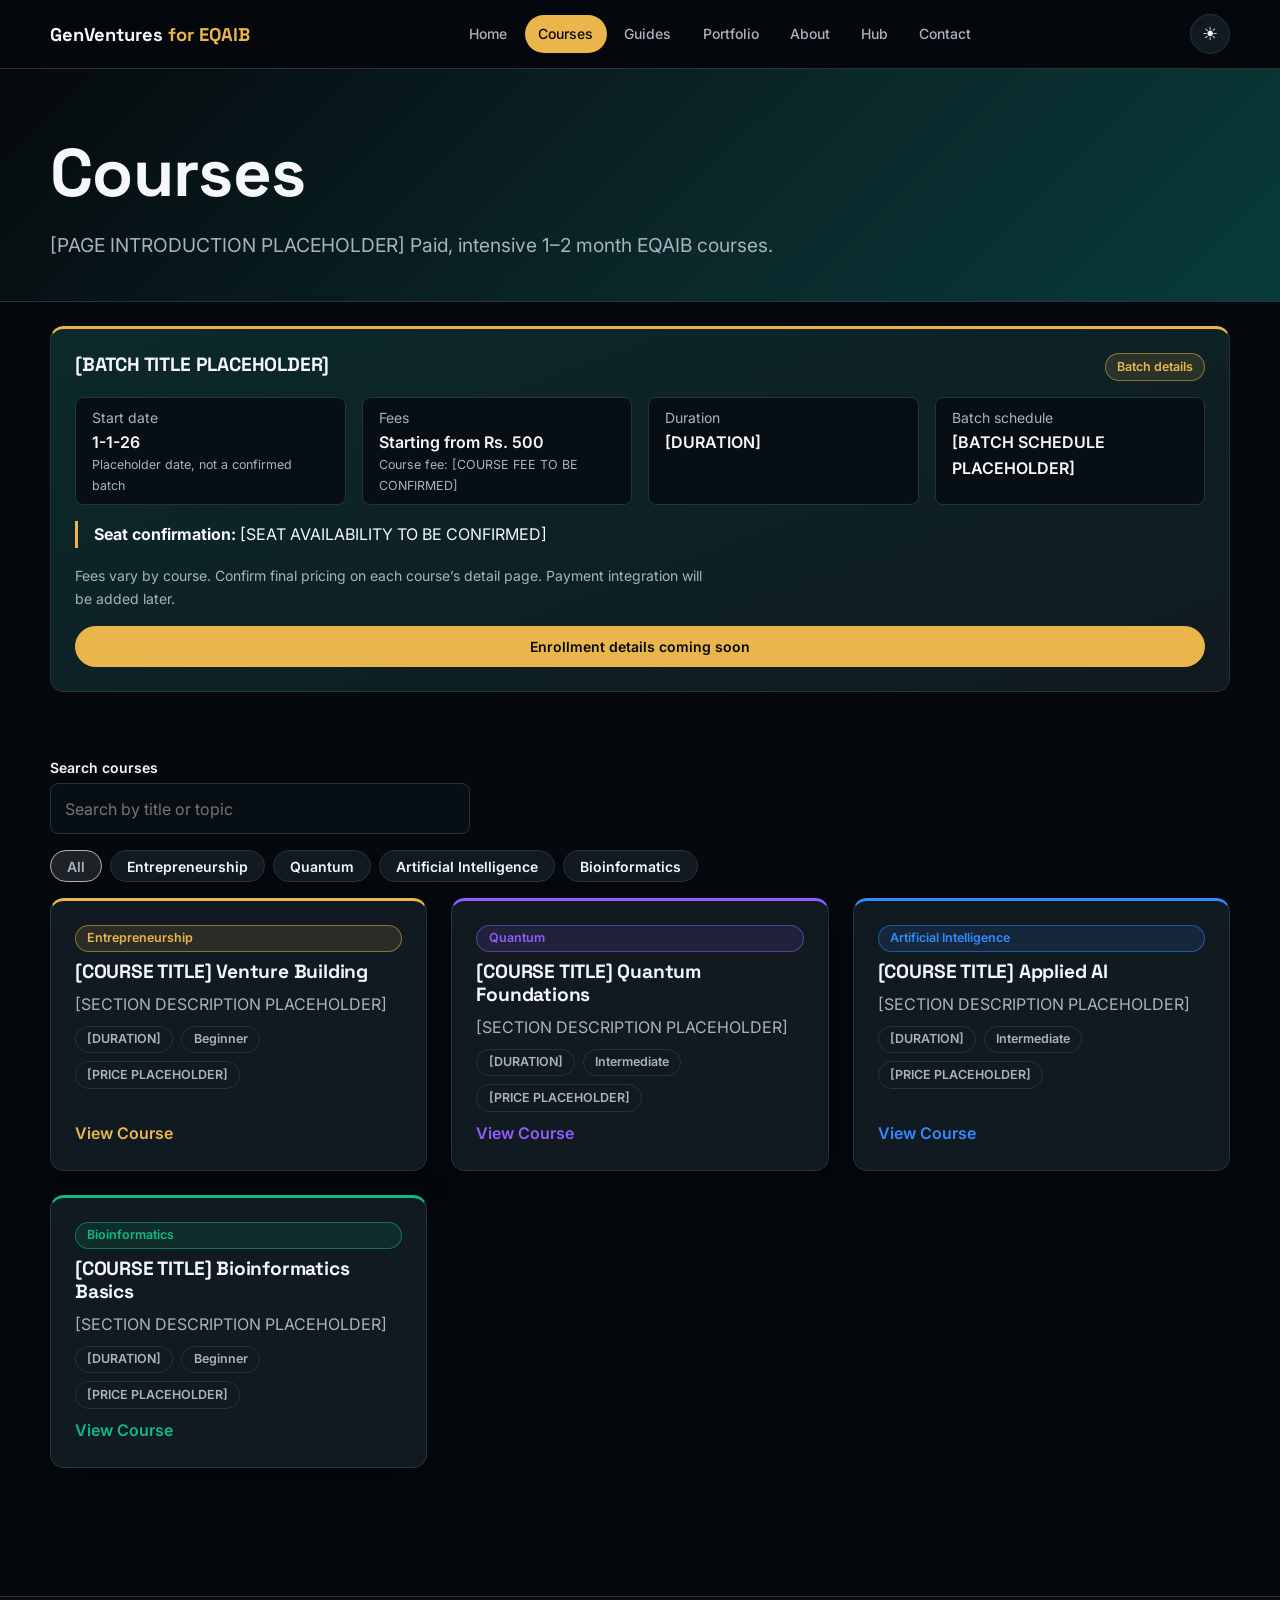
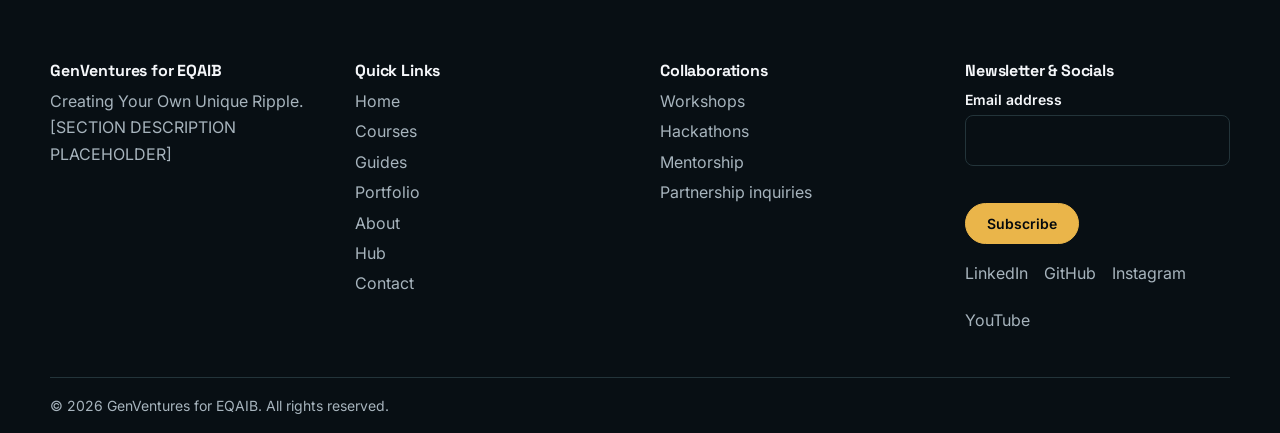
<file: courses.html>
<!DOCTYPE html>
<html lang="en">
<head>
<meta charset="UTF-8">
<meta name="viewport" content="width=device-width, initial-scale=1">
<title>Courses | GenVentures for EQAIB</title>
<meta name="description" content="GenVentures for EQAIB: Creating Your Own Unique Ripple.">
<script src="js/theme-init.js"></script>
<link rel="preconnect" href="https://fonts.googleapis.com">
<link rel="stylesheet" href="https://fonts.googleapis.com/css2?family=Inter:wght@400;500;600&family=Space+Grotesk:wght@500;700&display=swap">
<link rel="stylesheet" href="css/variables.css">
<link rel="stylesheet" href="css/global.css">
<link rel="stylesheet" href="css/layout.css">
<link rel="stylesheet" href="css/components.css">
<link rel="stylesheet" href="css/pages/courses.css">
<script src="js/data.js" defer></script>
<script src="js/components.js" defer></script>
<script src="js/theme.js" defer></script>
<script src="js/navigation.js" defer></script>
<script src="js/filters.js" defer></script>
<script src="js/form-handlers.js" defer></script>
<script src="js/roadmap.js" defer></script>
<script src="js/main.js" defer></script>
</head>
<body>
<a class="skip-link" href="#main">Skip to content</a>
<!-- Navbar injected by js/components.js -->
<div id="navbar-mount"></div>
<main id="main">
<section class="hero hero--page"><div class="container"><h1>Courses</h1><p>[PAGE INTRODUCTION PLACEHOLDER] Paid, intensive 1–2 month EQAIB courses.</p></div></section><section class="section section--tight"><div class="container"><div id="cohort-mount"></div></div></section>
<section class="section"><div class="container" data-filter-root data-source="courses">
<div class="field search-row"><label for="search">Search courses</label><input class="input" id="search" type="search" placeholder="Search by title or topic" data-search></div>
<div class="filter-bar" role="group" aria-label="Filter by EQAIB pillar"><button class="chip" type="button" data-pillar-filter="all" aria-pressed="true">All</button><button class="chip" type="button" data-pillar="E" data-pillar-filter="E" aria-pressed="false">Entrepreneurship</button><button class="chip" type="button" data-pillar="Q" data-pillar-filter="Q" aria-pressed="false">Quantum</button><button class="chip" type="button" data-pillar="A" data-pillar-filter="A" aria-pressed="false">Artificial Intelligence</button><button class="chip" type="button" data-pillar="B" data-pillar-filter="B" aria-pressed="false">Bioinformatics</button></div>
<div class="grid grid--3" data-grid aria-live="polite"></div></div></section>
</main>
<!-- Footer injected by js/components.js -->
<div id="footer-mount"></div>
</body>
</html>
</file>
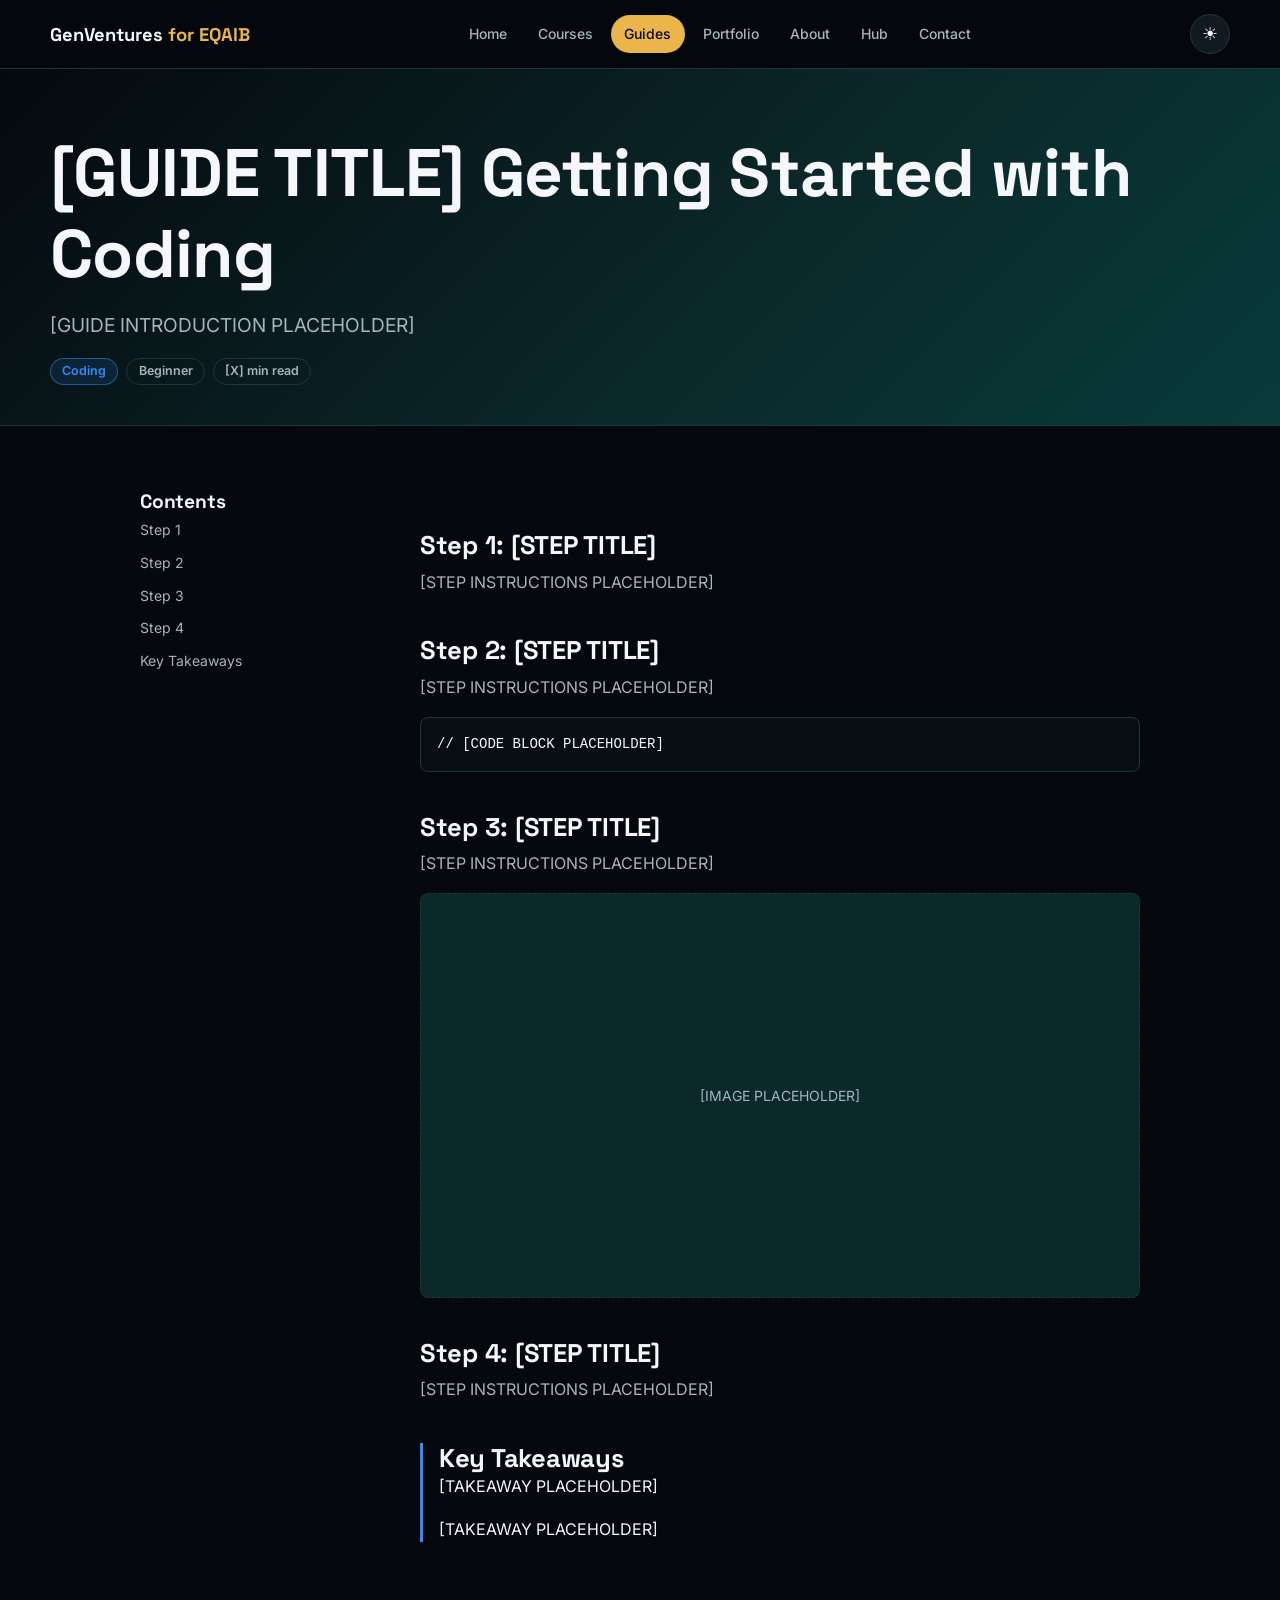
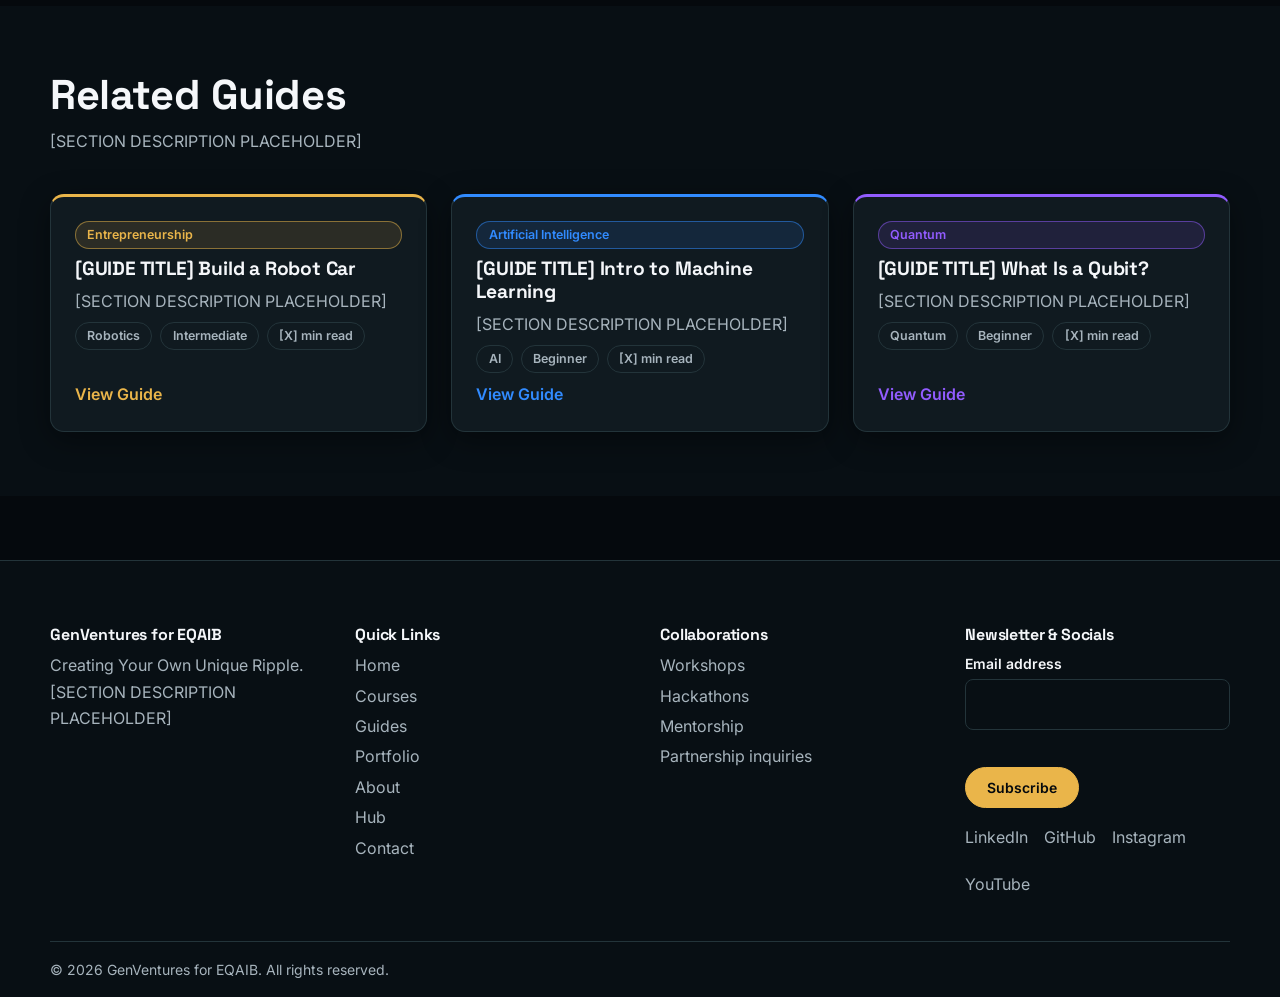
<file: guide-detail.html>
<!DOCTYPE html>
<html lang="en">
<head>
<meta charset="UTF-8">
<meta name="viewport" content="width=device-width, initial-scale=1">
<title>Guide Detail | GenVentures for EQAIB</title>
<meta name="description" content="GenVentures for EQAIB: Creating Your Own Unique Ripple.">
<script src="js/theme-init.js"></script>
<link rel="preconnect" href="https://fonts.googleapis.com">
<link rel="stylesheet" href="https://fonts.googleapis.com/css2?family=Inter:wght@400;500;600&family=Space+Grotesk:wght@500;700&display=swap">
<link rel="stylesheet" href="css/variables.css">
<link rel="stylesheet" href="css/global.css">
<link rel="stylesheet" href="css/layout.css">
<link rel="stylesheet" href="css/components.css">
<link rel="stylesheet" href="css/pages/guide-detail.css">
<script src="js/data.js" defer></script>
<script src="js/components.js" defer></script>
<script src="js/theme.js" defer></script>
<script src="js/navigation.js" defer></script>
<script src="js/filters.js" defer></script>
<script src="js/form-handlers.js" defer></script>
<script src="js/roadmap.js" defer></script>
<script src="js/main.js" defer></script>
</head>
<body>
<a class="skip-link" href="#main">Skip to content</a>
<!-- Navbar injected by js/components.js -->
<div id="navbar-mount"></div>
<main id="main">
<div id="guide-detail">
<section class="hero hero--page"><div class="container"><h1 id="gd-title">[GUIDE TITLE]</h1><p>[GUIDE INTRODUCTION PLACEHOLDER]</p>
<div class="meta" style="margin-top:1rem"><span class="badge badge--pillar" id="gd-category">[CATEGORY]</span><span class="badge" id="gd-level">[LEVEL]</span><span class="badge" id="gd-time">[READING TIME]</span></div></div></section>
<section class="section"><div class="container article-layout"><nav class="toc" aria-label="Table of contents"><h3>Contents</h3><a href="#step-1">Step 1</a><a href="#step-2">Step 2</a><a href="#step-3">Step 3</a><a href="#step-4">Step 4</a><a href="#takeaways">Key Takeaways</a></nav>
<article class="article"><section id="step-1"><h2>Step 1: [STEP TITLE]</h2><p>[STEP INSTRUCTIONS PLACEHOLDER]</p></section><section id="step-2"><h2>Step 2: [STEP TITLE]</h2><p>[STEP INSTRUCTIONS PLACEHOLDER]</p><pre class="code"><code>// [CODE BLOCK PLACEHOLDER]</code></pre></section><section id="step-3"><h2>Step 3: [STEP TITLE]</h2><p>[STEP INSTRUCTIONS PLACEHOLDER]</p><div class="img-ph" style="margin-top:1rem">[IMAGE PLACEHOLDER]</div></section><section id="step-4"><h2>Step 4: [STEP TITLE]</h2><p>[STEP INSTRUCTIONS PLACEHOLDER]</p></section><aside class="takeaways" id="takeaways"><h2>Key Takeaways</h2><ul class="stack"><li>[TAKEAWAY PLACEHOLDER]</li><li>[TAKEAWAY PLACEHOLDER]</li></ul></aside></article></div></section>
<section class="section section--alt"><div class="container"><div class="section__head"><h2>Related Guides</h2><p>[SECTION DESCRIPTION PLACEHOLDER]</p></div><div class="grid grid--3" id="related-guides"></div></div></section></div>
</main>
<!-- Footer injected by js/components.js -->
<div id="footer-mount"></div>
</body>
</html>
</file>
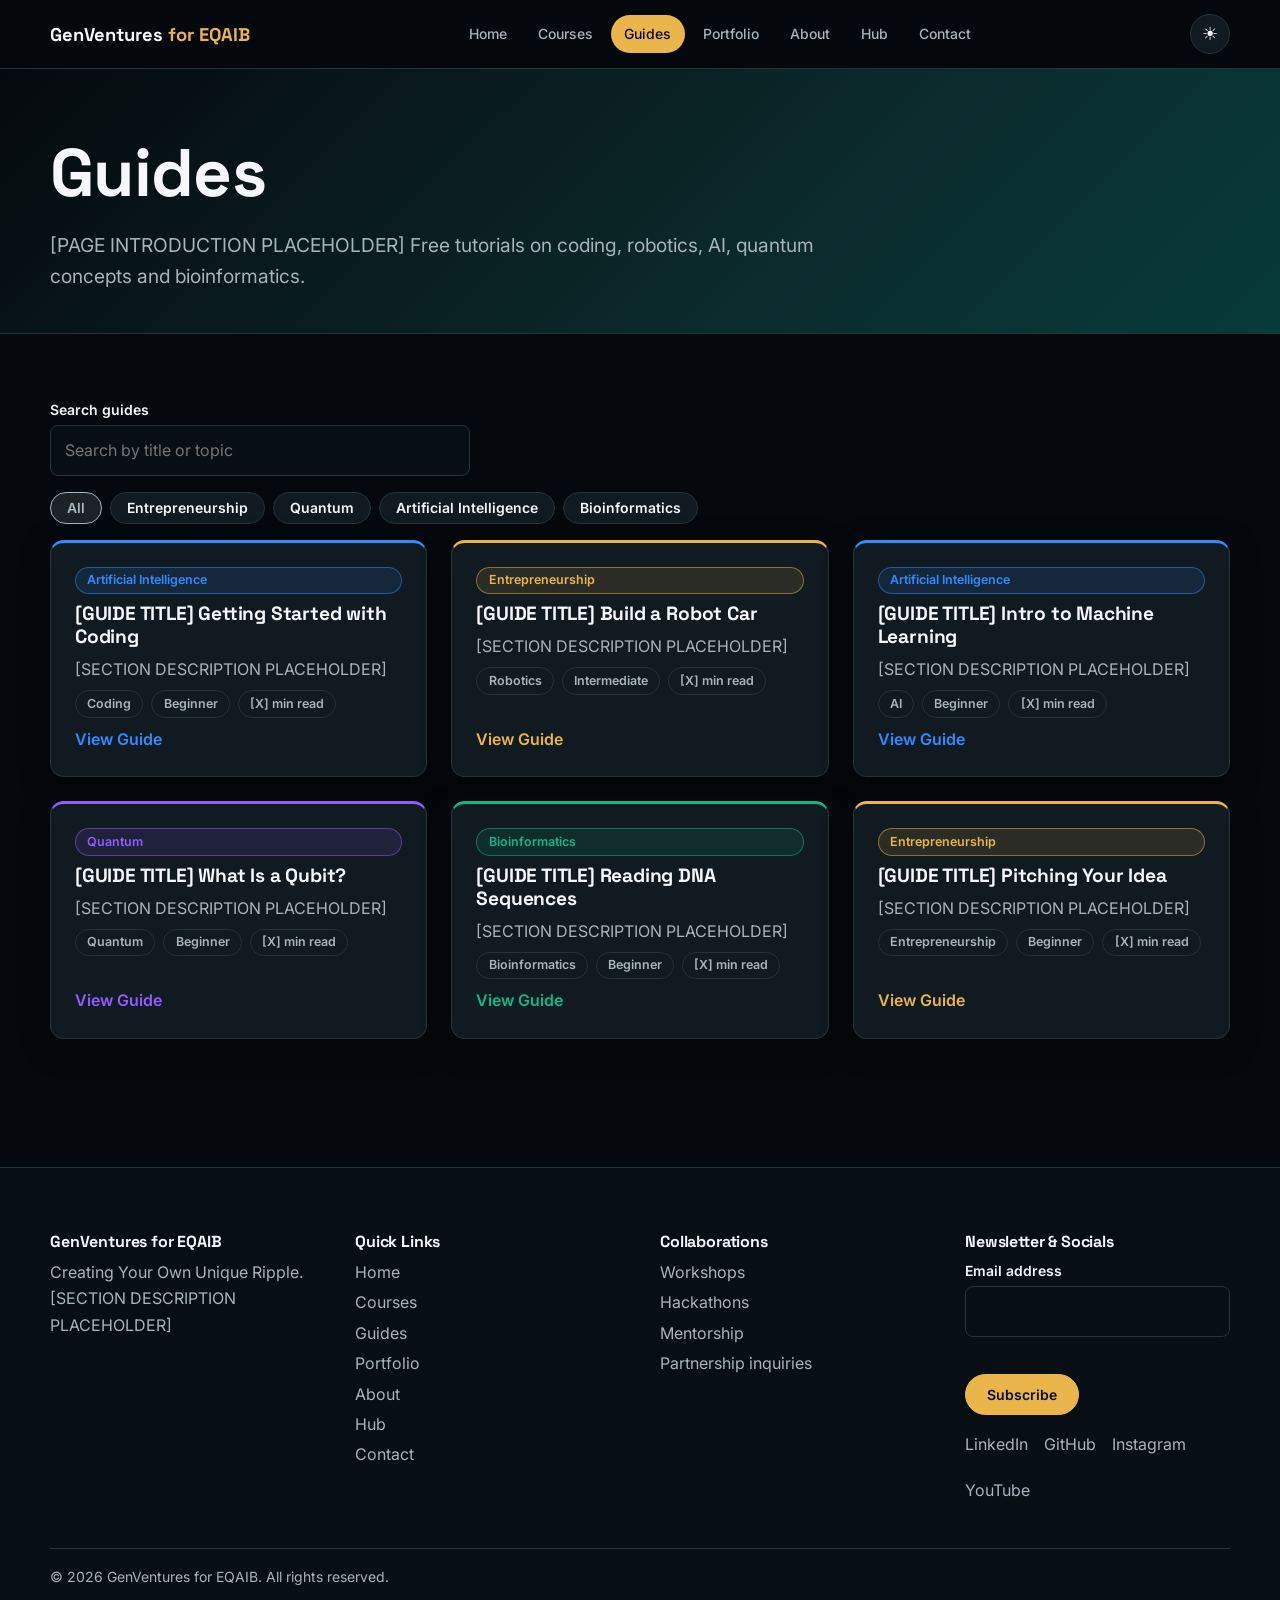
<file: guides.html>
<!DOCTYPE html>
<html lang="en">
<head>
<meta charset="UTF-8">
<meta name="viewport" content="width=device-width, initial-scale=1">
<title>Guides | GenVentures for EQAIB</title>
<meta name="description" content="GenVentures for EQAIB: Creating Your Own Unique Ripple.">
<script src="js/theme-init.js"></script>
<link rel="preconnect" href="https://fonts.googleapis.com">
<link rel="stylesheet" href="https://fonts.googleapis.com/css2?family=Inter:wght@400;500;600&family=Space+Grotesk:wght@500;700&display=swap">
<link rel="stylesheet" href="css/variables.css">
<link rel="stylesheet" href="css/global.css">
<link rel="stylesheet" href="css/layout.css">
<link rel="stylesheet" href="css/components.css">
<link rel="stylesheet" href="css/pages/guides.css">
<script src="js/data.js" defer></script>
<script src="js/components.js" defer></script>
<script src="js/theme.js" defer></script>
<script src="js/navigation.js" defer></script>
<script src="js/filters.js" defer></script>
<script src="js/form-handlers.js" defer></script>
<script src="js/roadmap.js" defer></script>
<script src="js/main.js" defer></script>
</head>
<body>
<a class="skip-link" href="#main">Skip to content</a>
<!-- Navbar injected by js/components.js -->
<div id="navbar-mount"></div>
<main id="main">
<section class="hero hero--page"><div class="container"><h1>Guides</h1><p>[PAGE INTRODUCTION PLACEHOLDER] Free tutorials on coding, robotics, AI, quantum concepts and bioinformatics.</p></div></section><section class="section"><div class="container" data-filter-root data-source="guides">
<div class="field search-row"><label for="search">Search guides</label><input class="input" id="search" type="search" placeholder="Search by title or topic" data-search></div>
<div class="filter-bar" role="group" aria-label="Filter by EQAIB pillar"><button class="chip" type="button" data-pillar-filter="all" aria-pressed="true">All</button><button class="chip" type="button" data-pillar="E" data-pillar-filter="E" aria-pressed="false">Entrepreneurship</button><button class="chip" type="button" data-pillar="Q" data-pillar-filter="Q" aria-pressed="false">Quantum</button><button class="chip" type="button" data-pillar="A" data-pillar-filter="A" aria-pressed="false">Artificial Intelligence</button><button class="chip" type="button" data-pillar="B" data-pillar-filter="B" aria-pressed="false">Bioinformatics</button></div>
<div class="grid grid--3" data-grid aria-live="polite"></div></div></section>
</main>
<!-- Footer injected by js/components.js -->
<div id="footer-mount"></div>
</body>
</html>
</file>
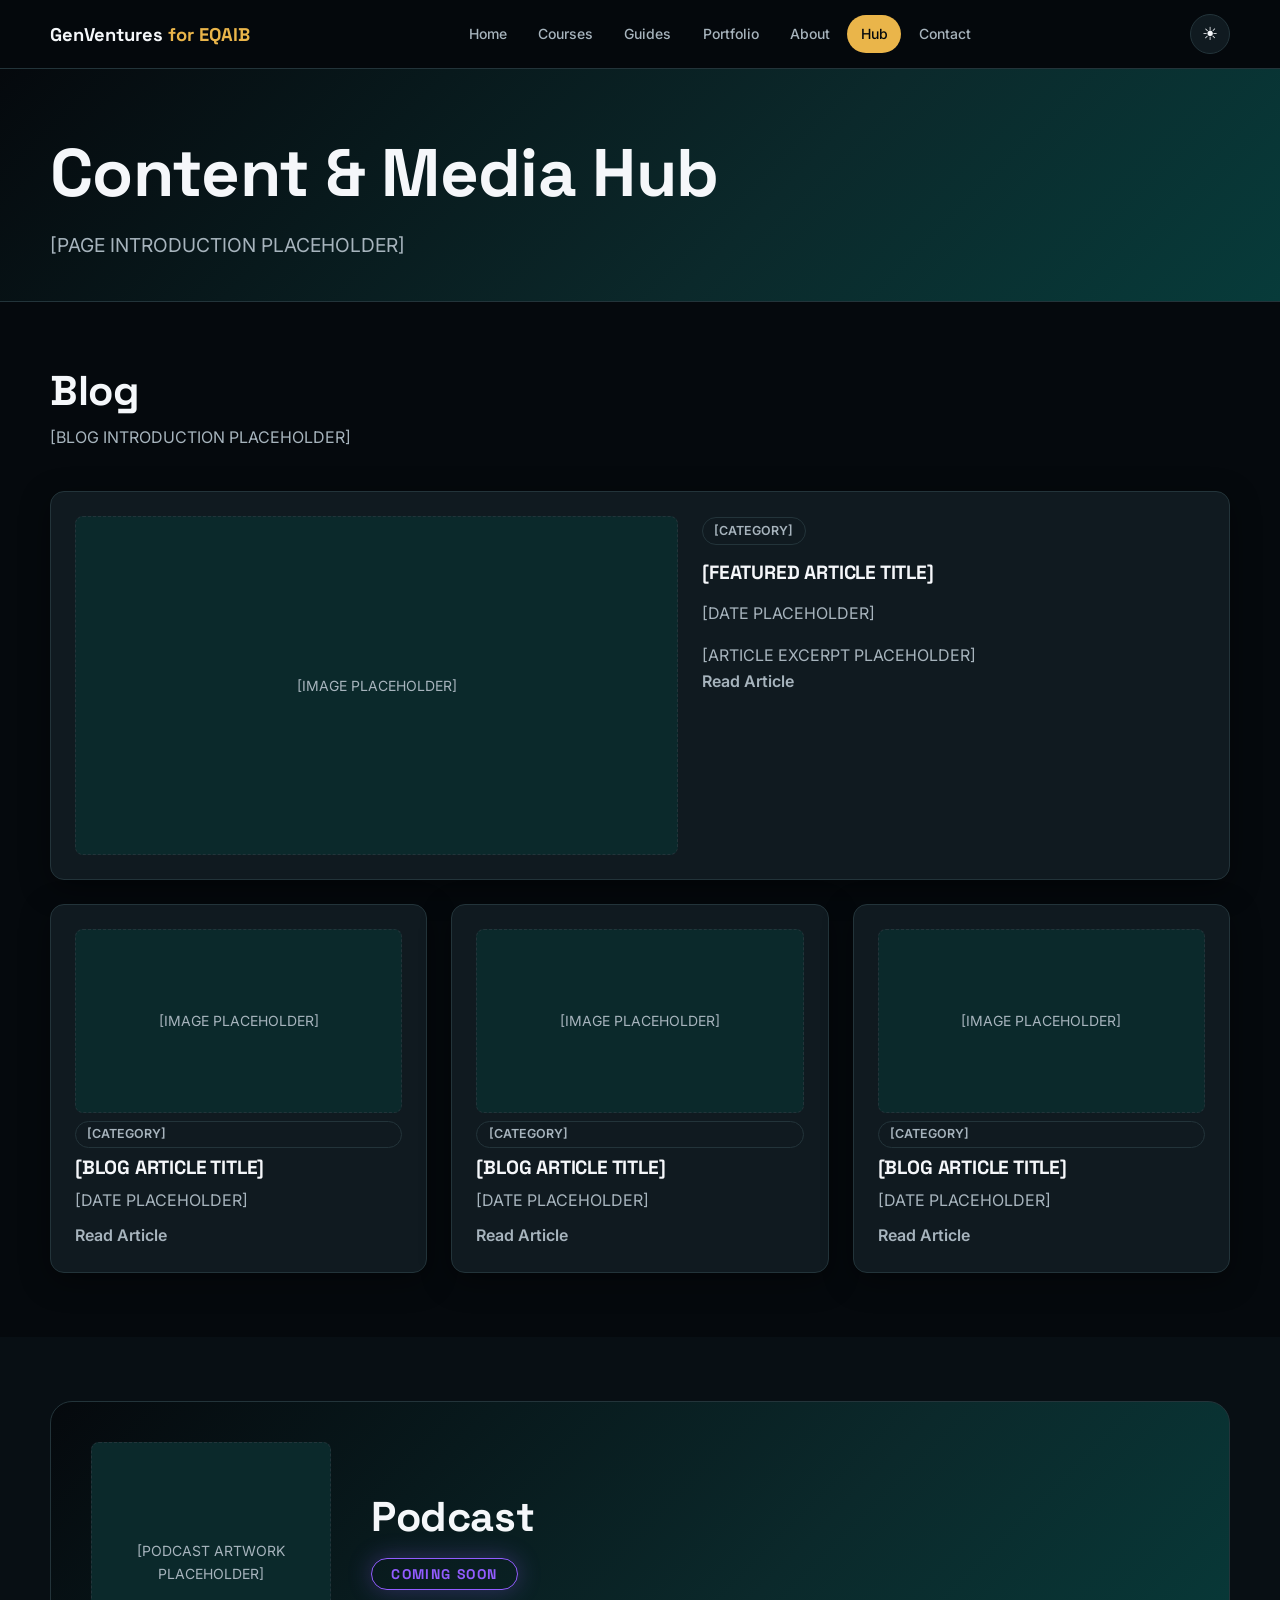
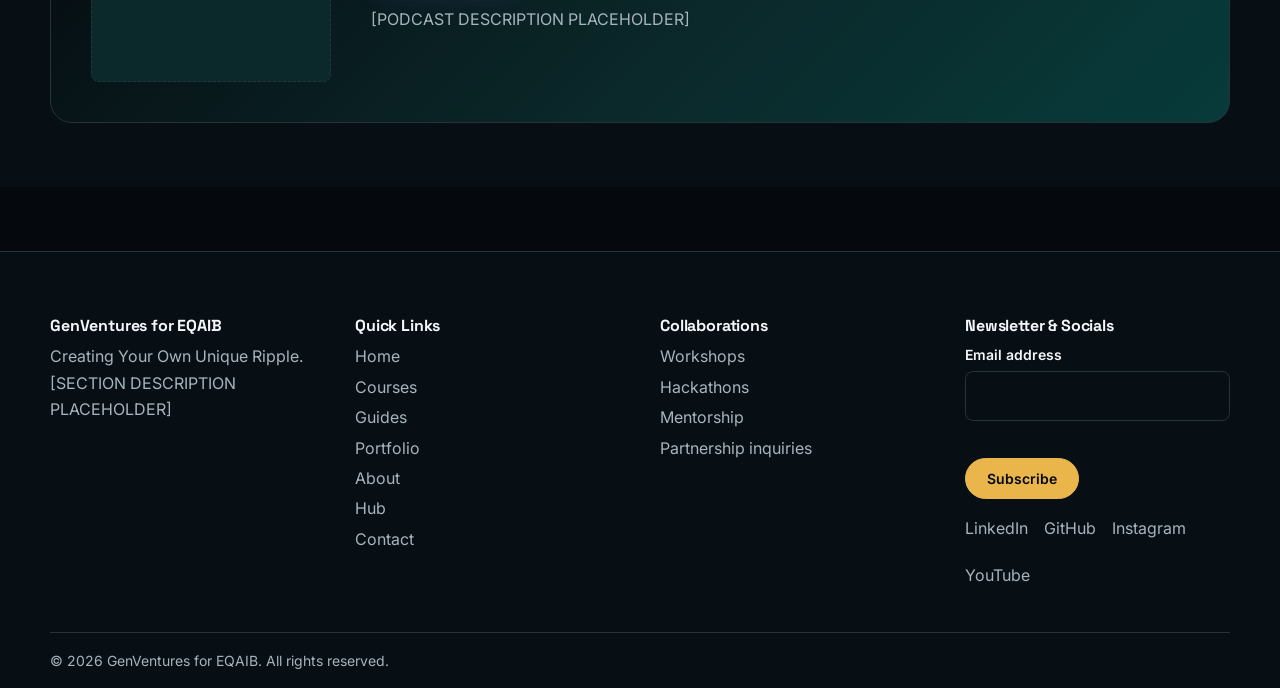
<file: hub.html>
<!DOCTYPE html>
<html lang="en">
<head>
<meta charset="UTF-8">
<meta name="viewport" content="width=device-width, initial-scale=1">
<title>Hub | GenVentures for EQAIB</title>
<meta name="description" content="GenVentures for EQAIB: Creating Your Own Unique Ripple.">
<script src="js/theme-init.js"></script>
<link rel="preconnect" href="https://fonts.googleapis.com">
<link rel="stylesheet" href="https://fonts.googleapis.com/css2?family=Inter:wght@400;500;600&family=Space+Grotesk:wght@500;700&display=swap">
<link rel="stylesheet" href="css/variables.css">
<link rel="stylesheet" href="css/global.css">
<link rel="stylesheet" href="css/layout.css">
<link rel="stylesheet" href="css/components.css">
<link rel="stylesheet" href="css/pages/hub.css">
<script src="js/data.js" defer></script>
<script src="js/components.js" defer></script>
<script src="js/theme.js" defer></script>
<script src="js/navigation.js" defer></script>
<script src="js/filters.js" defer></script>
<script src="js/form-handlers.js" defer></script>
<script src="js/roadmap.js" defer></script>
<script src="js/main.js" defer></script>
</head>
<body>
<a class="skip-link" href="#main">Skip to content</a>
<!-- Navbar injected by js/components.js -->
<div id="navbar-mount"></div>
<main id="main">
<section class="hero hero--page"><div class="container"><h1>Content &amp; Media Hub</h1><p>[PAGE INTRODUCTION PLACEHOLDER]</p></div></section><section class="section" id="blog"><div class="container"><div class="section__head"><h2>Blog</h2><p>[BLOG INTRODUCTION PLACEHOLDER]</p></div>
<article class="card featured-post"><div class="img-ph">[IMAGE PLACEHOLDER]</div><div class="stack"><span class="badge">[CATEGORY]</span><h3>[FEATURED ARTICLE TITLE]</h3><p>[DATE PLACEHOLDER]</p><p>[ARTICLE EXCERPT PLACEHOLDER]</p><a class="card__link" href="#">Read Article</a></div></article>
<div class="grid grid--3" id="blog-grid"></div></div></section>
<section class="section section--alt" id="podcast"><div class="container"><div class="podcast-panel"><div class="img-ph" style="aspect-ratio:1">[PODCAST ARTWORK PLACEHOLDER]</div><div class="stack"><h2>Podcast</h2><span class="soon">COMING SOON</span><p>[PODCAST DESCRIPTION PLACEHOLDER]</p></div></div></div></section>
</main>
<!-- Footer injected by js/components.js -->
<div id="footer-mount"></div>
</body>
</html>
</file>
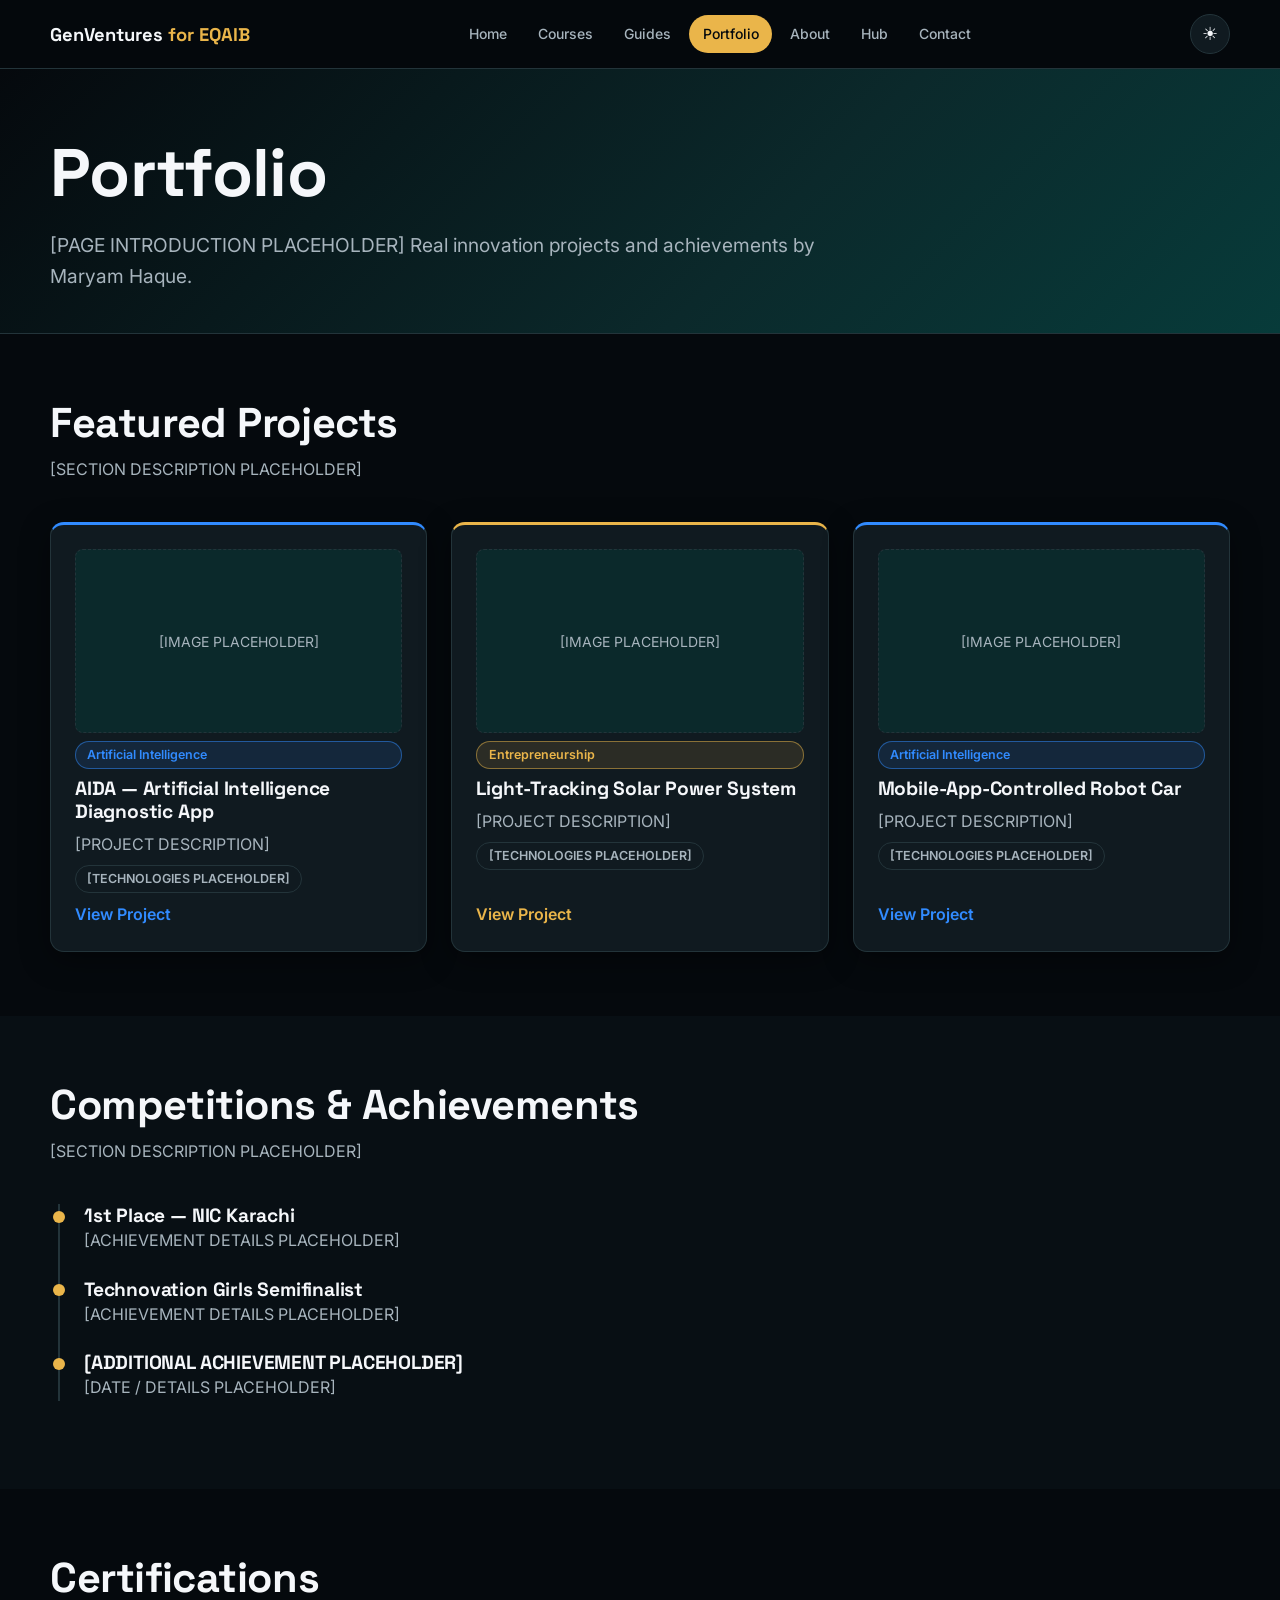
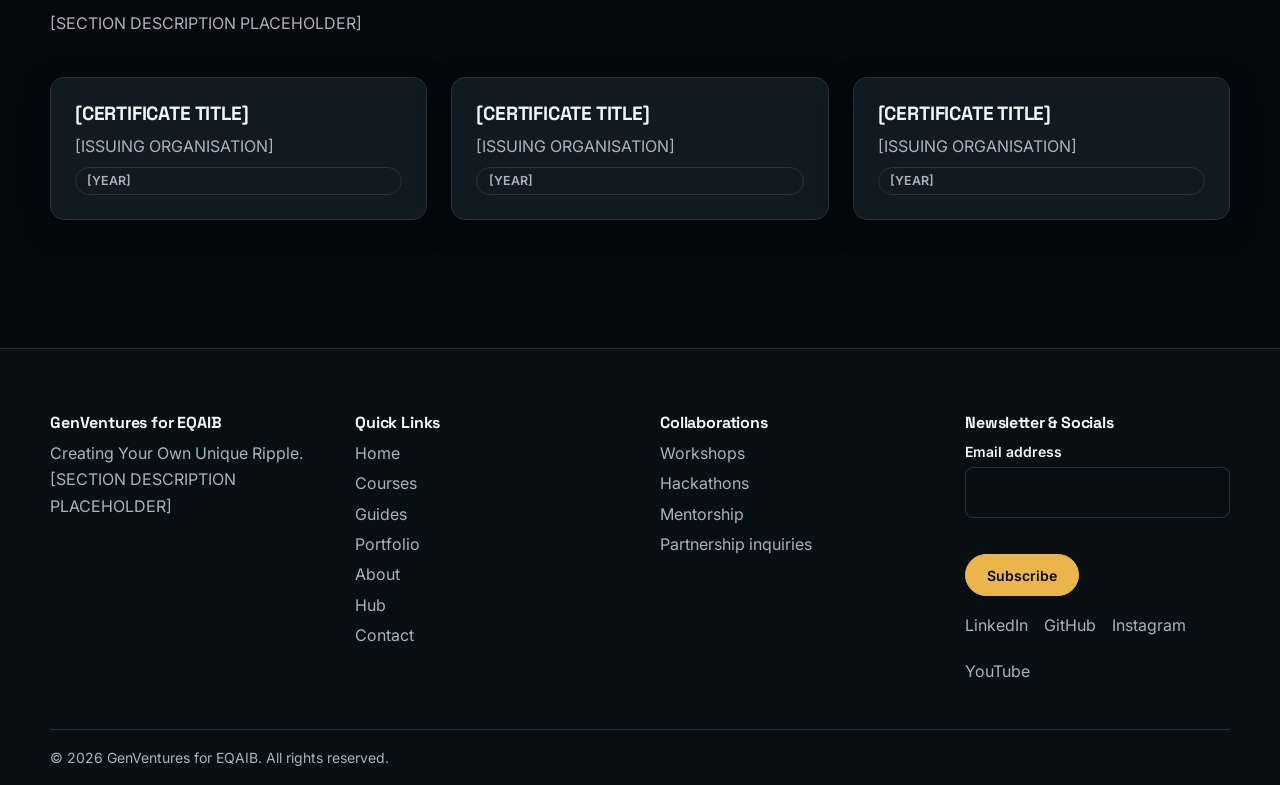
<file: portfolio.html>
<!DOCTYPE html>
<html lang="en">
<head>
<meta charset="UTF-8">
<meta name="viewport" content="width=device-width, initial-scale=1">
<title>Portfolio | GenVentures for EQAIB</title>
<meta name="description" content="GenVentures for EQAIB: Creating Your Own Unique Ripple.">
<script src="js/theme-init.js"></script>
<link rel="preconnect" href="https://fonts.googleapis.com">
<link rel="stylesheet" href="https://fonts.googleapis.com/css2?family=Inter:wght@400;500;600&family=Space+Grotesk:wght@500;700&display=swap">
<link rel="stylesheet" href="css/variables.css">
<link rel="stylesheet" href="css/global.css">
<link rel="stylesheet" href="css/layout.css">
<link rel="stylesheet" href="css/components.css">
<link rel="stylesheet" href="css/pages/portfolio.css">
<script src="js/data.js" defer></script>
<script src="js/components.js" defer></script>
<script src="js/theme.js" defer></script>
<script src="js/navigation.js" defer></script>
<script src="js/filters.js" defer></script>
<script src="js/form-handlers.js" defer></script>
<script src="js/roadmap.js" defer></script>
<script src="js/main.js" defer></script>
</head>
<body>
<a class="skip-link" href="#main">Skip to content</a>
<!-- Navbar injected by js/components.js -->
<div id="navbar-mount"></div>
<main id="main">
<section class="hero hero--page"><div class="container"><h1>Portfolio</h1><p>[PAGE INTRODUCTION PLACEHOLDER] Real innovation projects and achievements by Maryam Haque.</p></div></section><section class="section"><div class="container"><div class="section__head"><h2>Featured Projects</h2><p>[SECTION DESCRIPTION PLACEHOLDER]</p></div><div class="grid grid--3" id="project-grid"></div></div></section><section class="section section--alt"><div class="container"><div class="section__head"><h2>Competitions &amp; Achievements</h2><p>[SECTION DESCRIPTION PLACEHOLDER]</p></div><div class="timeline"><div class="timeline__item"><h3>1st Place — NIC Karachi</h3><p>[ACHIEVEMENT DETAILS PLACEHOLDER]</p></div><div class="timeline__item"><h3>Technovation Girls Semifinalist</h3><p>[ACHIEVEMENT DETAILS PLACEHOLDER]</p></div><div class="timeline__item"><h3>[ADDITIONAL ACHIEVEMENT PLACEHOLDER]</h3><p>[DATE / DETAILS PLACEHOLDER]</p></div></div></div></section><section class="section"><div class="container"><div class="section__head"><h2>Certifications</h2><p>[SECTION DESCRIPTION PLACEHOLDER]</p></div><div class="grid grid--3" id="cert-grid"></div></div></section>
</main>
<!-- Footer injected by js/components.js -->
<div id="footer-mount"></div>
</body>
</html>
</file>
<file: css/variables.css>
/* Single source of truth. Dark = signature default; light via [data-theme="light"]. */
:root,[data-theme="dark"]{
color-scheme:dark;
--color-bg-primary:#05090D;--color-bg-secondary:#080F14;--color-teal:#073B3A;--color-teal-deep:#0B292B;--color-card:#101A20;
--color-border:#23343A;--color-text-primary:#F5F7FA;--color-text-secondary:#A7B4BD;
--shadow:0 8px 30px rgba(0,0,0,.4);--color-nav-bg:rgba(5,9,13,.85);
}
[data-theme="light"]{
color-scheme:light;
--color-bg-primary:#F5F7FA;--color-bg-secondary:#E9F0F1;--color-teal:#BFE3DF;--color-teal-deep:#D6ECEA;--color-card:#FFFFFF;
--color-border:#C6D6DA;--color-text-primary:#0B1A1F;--color-text-secondary:#46585F;
--shadow:0 6px 20px rgba(11,26,31,.10);--color-nav-bg:rgba(245,247,250,.88);
}
:root{
/* EQAIB accents: identical in both themes */
--color-accent-gold:#EAB54A;--color-accent-purple:#925CFF;--color-accent-blue:#318BFF;--color-accent-emerald:#10B981;
--color-on-gold:#05090D;--color-ink:#05090D;--color-danger:#E5484D;
/* Legacy aliases used by existing stylesheets */
--bg:var(--color-bg-primary);--bg-2:var(--color-bg-secondary);--teal:var(--color-teal);--teal-deep:var(--color-teal-deep);--card:var(--color-card);
--text:var(--color-text-primary);--text-muted:var(--color-text-secondary);--border:var(--color-border);
--gold:var(--color-accent-gold);--purple:var(--color-accent-purple);--blue:var(--color-accent-blue);--emerald:var(--color-accent-emerald);--danger:var(--color-danger);
--accent:var(--text-muted);
--grad-hero:linear-gradient(135deg,var(--color-bg-primary) 0%,var(--color-teal-deep) 60%,var(--color-teal) 100%);
--grad-card:linear-gradient(160deg,var(--color-teal-deep),var(--color-card));
--font-head:"Space Grotesk",system-ui,-apple-system,"Segoe UI",Roboto,sans-serif;
--font-body:"Inter",system-ui,-apple-system,"Segoe UI",Roboto,sans-serif;
--fs-sm:.875rem;--fs-base:1rem;--fs-lg:1.2rem;--fs-xl:1.6rem;--fs-2xl:clamp(1.8rem,4vw,2.6rem);--fs-3xl:clamp(2.4rem,6vw,4.2rem);
--lh:1.65;
--sp-1:.25rem;--sp-2:.5rem;--sp-3:1rem;--sp-4:1.5rem;--sp-5:2.5rem;--sp-6:4rem;--sp-7:6rem;
--r-sm:8px;--r-md:14px;--r-lg:22px;--r-pill:999px;
--glow:0 0 24px color-mix(in srgb,var(--accent) 30%,transparent);
--focus-ring:2px solid var(--color-accent-gold);
--t:.2s ease;--container:1180px;--nav-h:68px;
}
</file>
<file: css/global.css>
*,*::before,*::after{box-sizing:border-box;margin:0;padding:0}
html{scroll-behavior:smooth;-webkit-text-size-adjust:100%}
body{background:var(--bg);color:var(--text);font:var(--fs-base)/var(--lh) var(--font-body);min-height:100vh;display:flex;flex-direction:column}
main{flex:1}
h1,h2,h3,h4{font-family:var(--font-head);line-height:1.2;letter-spacing:-.01em}
h1{font-size:var(--fs-3xl)}h2{font-size:var(--fs-2xl)}h3{font-size:var(--fs-lg)}
p{color:var(--text-muted);max-width:70ch}
a{color:inherit;text-decoration:none}
ul{list-style:none}
img{max-width:100%;display:block}
:focus-visible{outline:2px solid var(--gold);outline-offset:3px;border-radius:4px}
.sr-only{position:absolute;width:1px;height:1px;overflow:hidden;clip:rect(0 0 0 0);white-space:nowrap}
.skip-link{position:absolute;left:-999px;top:0;background:var(--gold);color:var(--bg);padding:.5rem 1rem;z-index:200}
.skip-link:focus{left:0}
@media (prefers-reduced-motion:reduce){*{animation:none!important;transition:none!important;scroll-behavior:auto!important}}
</file>
<file: css/layout.css>
.container{width:min(100% - 2rem,var(--container));margin-inline:auto}
.section{padding-block:var(--sp-6)}
.section--alt{background:var(--bg-2)}
.section__head{margin-bottom:var(--sp-5)}
.section__head p{margin-top:var(--sp-2)}
.grid{display:grid;gap:var(--sp-4)}
.grid--2{grid-template-columns:repeat(auto-fit,minmax(min(100%,420px),1fr))}
.grid--3{grid-template-columns:repeat(auto-fill,minmax(min(100%,300px),1fr))}
.grid--4{grid-template-columns:repeat(auto-fit,minmax(min(100%,240px),1fr))}
.flex{display:flex;gap:var(--sp-3);flex-wrap:wrap;align-items:center}
.stack>*+*{margin-top:var(--sp-3)}
.hero{background:var(--grad-hero);padding-block:var(--sp-7) var(--sp-6);border-bottom:1px solid var(--border)}
.hero--page{padding-block:var(--sp-6) var(--sp-5)}
.hero p{margin-top:var(--sp-3);font-size:var(--fs-lg)}
.hero .flex{margin-top:var(--sp-4)}
.section--tight{padding-block:var(--sp-4) 0}
</file>
<file: css/components.css>
/* Pillar accent mapping: Entrepreneurship gold, Quantum purple, AI blue, Bioinformatics emerald */
[data-pillar="E"]{--accent:var(--gold)}[data-pillar="Q"]{--accent:var(--purple)}
[data-pillar="A"]{--accent:var(--blue)}[data-pillar="B"]{--accent:var(--emerald)}
.btn{display:inline-flex;align-items:center;gap:.5rem;padding:.7rem 1.3rem;border-radius:var(--r-pill);font:600 var(--fs-sm) var(--font-body);border:1px solid var(--border);background:transparent;color:var(--text);cursor:pointer;transition:var(--t)}
.btn:hover{border-color:var(--text);transform:translateY(-1px)}
.btn--primary{background:var(--gold);border-color:var(--gold);color:var(--color-on-gold)}
.btn--primary:hover{box-shadow:0 0 22px color-mix(in srgb,var(--gold) 35%,transparent);border-color:var(--gold)}
.btn--block{width:100%;justify-content:center}
.card{background:var(--card);border:1px solid var(--border);border-radius:var(--r-md);padding:var(--sp-4);box-shadow:var(--shadow);transition:var(--t);display:flex;flex-direction:column;gap:var(--sp-2)}
.card[data-pillar]{border-top:3px solid var(--accent)}
a.card:hover,.card--hover:hover{transform:translateY(-3px);box-shadow:var(--glow),var(--shadow)}
.card__link{margin-top:auto;color:var(--accent);font-weight:600}
.icon-ph{width:44px;height:44px;border-radius:var(--r-sm);display:grid;place-items:center;font:700 1.1rem var(--font-head);color:var(--accent);background:color-mix(in srgb,var(--accent) 14%,transparent);border:1px solid color-mix(in srgb,var(--accent) 40%,transparent)}
.img-ph{aspect-ratio:16/9;border-radius:var(--r-sm);border:1px dashed var(--border);background:var(--teal-deep);display:grid;place-items:center;color:var(--text-muted);font-size:var(--fs-sm);text-align:center;padding:var(--sp-2)}
.badge{display:inline-block;padding:.15rem .7rem;border-radius:var(--r-pill);font-size:.78rem;font-weight:600;border:1px solid var(--border);color:var(--text-muted)}
.badge--pillar{color:var(--accent);border-color:color-mix(in srgb,var(--accent) 50%,transparent);background:color-mix(in srgb,var(--accent) 12%,transparent)}
.meta{display:flex;flex-wrap:wrap;gap:var(--sp-2)}
.soon{display:inline-block;padding:.4rem 1.2rem;border-radius:var(--r-pill);border:1px solid var(--purple);color:var(--purple);font:700 var(--fs-sm) var(--font-head);letter-spacing:.1em;box-shadow:0 0 24px color-mix(in srgb,var(--purple) 30%,transparent)}
.field{display:flex;flex-direction:column;gap:var(--sp-1);margin-bottom:var(--sp-3)}
.field label{font-size:var(--fs-sm);font-weight:600}
.input{width:100%;padding:.7rem .9rem;background:var(--bg-2);color:var(--text);border:1px solid var(--border);border-radius:var(--r-sm);font:inherit;transition:var(--t)}
.input:focus{border-color:var(--gold);outline:none;box-shadow:0 0 0 3px color-mix(in srgb,var(--gold) 20%,transparent)}
.input[aria-invalid="true"]{border-color:var(--danger)}
.field-error{color:var(--danger);font-size:var(--fs-sm);min-height:1.2em}
.form-status{margin-top:var(--sp-2);font-size:var(--fs-sm);color:var(--text-muted)}
.filter-bar{display:flex;gap:var(--sp-2);flex-wrap:wrap;margin-block:var(--sp-3)}
.chip{padding:.4rem 1rem;border-radius:var(--r-pill);border:1px solid var(--border);background:var(--card);color:var(--text);cursor:pointer;font:600 var(--fs-sm) var(--font-body);transition:var(--t)}
.chip[aria-pressed="true"]{border-color:var(--accent);color:var(--accent);background:color-mix(in srgb,var(--accent) 14%,transparent)}
.empty{color:var(--text-muted);padding:var(--sp-4);grid-column:1/-1}
.navbar{position:sticky;top:0;z-index:100;background:var(--color-nav-bg);backdrop-filter:blur(12px);border-bottom:1px solid var(--border)}
.navbar__inner{display:flex;align-items:center;justify-content:space-between;height:var(--nav-h)}
.brand{font:700 1.15rem var(--font-head)}.brand span{color:var(--gold)}
.nav-links{display:flex;gap:var(--sp-1)}
.nav-links a{display:block;padding:.45rem .85rem;border-radius:var(--r-pill);color:var(--text-muted);font-size:var(--fs-sm);font-weight:500;transition:var(--t)}
.nav-links a:hover{color:var(--text)}
.nav-links a[aria-current="page"]{color:var(--color-on-gold);background:var(--gold)}
.nav-toggle{display:none;background:none;border:1px solid var(--border);color:var(--text);border-radius:var(--r-sm);padding:.45rem .7rem;cursor:pointer;font-size:1.2rem}
@media(max-width:860px){
.nav-toggle{display:block}
.nav-links{position:fixed;top:var(--nav-h);right:0;bottom:0;width:min(80vw,320px);flex-direction:column;padding:var(--sp-4);background:var(--bg-2);border-left:1px solid var(--border);transform:translateX(100%);transition:transform .25s ease;visibility:hidden}
.nav-links.is-open{transform:none;visibility:visible}
.nav-links a{padding:.8rem 1rem;font-size:var(--fs-base)}}
.footer{background:var(--bg-2);border-top:1px solid var(--border);padding-top:var(--sp-6);margin-top:var(--sp-6)}
.footer__grid{display:grid;grid-template-columns:repeat(auto-fit,minmax(min(100%,220px),1fr));gap:var(--sp-5)}
.footer h3{font-size:var(--fs-base);margin-bottom:var(--sp-2)}
.footer li{margin-bottom:var(--sp-1)}
.footer a{color:var(--text-muted);transition:var(--t)}.footer a:hover{color:var(--gold)}
.footer__socials{margin-top:var(--sp-3)}
.footer__bottom{border-top:1px solid var(--border);margin-top:var(--sp-5);padding-block:var(--sp-3);font-size:var(--fs-sm);color:var(--text-muted)}
/* ---- Light-theme contrast for accent text (hues unchanged) ---- */
[data-theme="light"] .badge--pillar,[data-theme="light"] .card__link,[data-theme="light"] .chip[aria-pressed="true"],[data-theme="light"] .icon-ph,[data-theme="light"] .toc a:hover{color:color-mix(in srgb,var(--accent) 60%,var(--color-ink))}
/* ---- Theme toggle ---- */
.navbar__actions{display:flex;gap:var(--sp-2);align-items:center}
.theme-toggle{width:40px;height:40px;display:grid;place-items:center;border-radius:var(--r-pill);border:1px solid var(--border);background:var(--card);color:var(--text);cursor:pointer;transition:var(--t)}
.theme-toggle:hover{border-color:var(--gold)}
.theme-toggle__icon::before{content:"\2600";font-size:1.1rem}
[data-theme="light"] .theme-toggle__icon::before{content:"\263E"}
/* ---- Typography helpers ---- */
.eyebrow{color:var(--gold);font-weight:600;font-size:var(--fs-sm)}
[data-theme="light"] .eyebrow{color:color-mix(in srgb,var(--gold) 55%,var(--color-ink))}
.quote{border-left:3px solid var(--gold);padding:var(--sp-2) var(--sp-3);background:color-mix(in srgb,var(--gold) 8%,transparent);border-radius:0 var(--r-sm) var(--r-sm) 0;font-style:italic;color:var(--text-muted)}
/* ---- Portrait placeholder + founder story ---- */
.portrait-ph{aspect-ratio:4/5;border-radius:var(--r-md);border:1px dashed var(--border);background:var(--grad-card);display:grid;place-items:center;text-align:center;padding:var(--sp-3);color:var(--text-muted);font-size:var(--fs-sm)}
.founder-story{display:grid;gap:var(--sp-5);align-items:center;background:var(--grad-hero);border:1px solid var(--border);border-radius:var(--r-lg);padding:var(--sp-4)}
.founder-story__media{display:flex;flex-direction:column;gap:var(--sp-2);align-items:flex-start}
.founder-story__media .portrait-ph{width:100%}
@media(min-width:800px){.founder-story{grid-template-columns:320px 1fr;padding:var(--sp-5)}}
/* ---- Cohort / seat confirmation card ---- */
.cohort{--accent:var(--gold);background:var(--grad-card);border:1px solid var(--border);border-top:3px solid var(--accent);border-radius:var(--r-md);padding:var(--sp-4);display:flex;flex-direction:column;gap:var(--sp-3)}
.cohort:not([data-pillar]){--accent:var(--gold)}
.cohort__head{display:flex;justify-content:space-between;gap:var(--sp-2);align-items:flex-start;flex-wrap:wrap}
.cohort__grid{display:grid;grid-template-columns:repeat(auto-fit,minmax(150px,1fr));gap:var(--sp-3)}
.cohort__grid>div{border:1px solid var(--border);border-radius:var(--r-sm);padding:var(--sp-2) var(--sp-3);background:var(--color-bg-secondary)}
.cohort dt{font-size:var(--fs-sm);color:var(--text-muted)}.cohort dd{font-weight:600}
.cohort small{display:block;font-weight:400;color:var(--text-muted);font-size:.78rem}
.cohort__status{border-left:3px solid var(--accent);padding-left:var(--sp-3);color:var(--text)}
.cohort__note{font-size:var(--fs-sm)}
/* ---- Scroll-active roadmap (all panels visible without JS) ---- */
.roadmap{display:grid;gap:var(--sp-4)}
.roadmap__steps{counter-reset:s;position:relative}
.roadmap__step{position:relative;padding:0 0 var(--sp-6) 3.5rem;min-height:30vh;opacity:.6;transition:opacity .3s}
.roadmap__step::before{content:"";position:absolute;left:1.1rem;top:2.4rem;bottom:0;width:2px;background:var(--border)}
.roadmap__step:last-child::before{display:none}
.roadmap__num{position:absolute;left:0;top:0;width:2.4rem;height:2.4rem;border-radius:50%;display:grid;place-items:center;font:700 1rem var(--font-head);border:2px solid var(--border);background:var(--card);transition:var(--t)}
.roadmap__step.is-active{opacity:1}
.roadmap__step.is-active .roadmap__num{background:var(--gold);border-color:var(--gold);color:var(--color-on-gold)}
.roadmap__step.is-active h3{color:var(--gold)}
[data-theme="light"] .roadmap__step.is-active h3{color:color-mix(in srgb,var(--gold) 50%,var(--color-ink))}
.roadmap__step:focus-visible{outline-offset:6px}
.roadmap__panel{background:var(--grad-card);border:1px solid var(--border);border-radius:var(--r-md);padding:var(--sp-4);margin-bottom:var(--sp-3)}
.roadmap.is-enhanced .roadmap__panel{display:none;margin:0}
.roadmap.is-enhanced .roadmap__panel.is-active{display:block;animation:rm-in .3s ease}
@keyframes rm-in{from{opacity:0;transform:translateY(6px)}to{opacity:1;transform:none}}
.roadmap__preview{position:sticky;top:calc(var(--nav-h) + .5rem);order:-1;align-self:start;z-index:2}
@media(max-width:799px){.roadmap.is-enhanced .roadmap__panel .img-ph{display:none}.roadmap__step{min-height:20vh}}
@media(min-width:800px){.roadmap{grid-template-columns:1fr 1fr}.roadmap__preview{order:0}}
</file>
<file: css/pages/home.css>
.home-roles{margin-top:var(--sp-3)}
.sdg-strip{display:grid;grid-template-columns:repeat(auto-fit,minmax(70px,1fr));gap:var(--sp-2);margin-top:var(--sp-4)}
.sdg-tile{aspect-ratio:1;display:grid;place-items:center;border:1px dashed var(--border);border-radius:var(--r-sm);background:var(--card);font:700 var(--fs-sm) var(--font-head);color:var(--text-muted)}
.spotlight{background:var(--grad-hero);border:1px solid var(--border);border-radius:var(--r-lg);padding:var(--sp-5)}
.hero-split{display:grid;gap:var(--sp-5);align-items:center}
@media(min-width:900px){.hero-split{grid-template-columns:1.1fr .9fr}}
.hero-split h1{margin-block:var(--sp-2)}
.founder-card{--accent:var(--gold);position:relative;border-radius:var(--r-lg);padding:var(--sp-2);border:1px solid var(--border);background:var(--grad-card);box-shadow:var(--glow),var(--shadow);max-width:460px;width:100%;justify-self:center}
.founder-card .portrait-ph{aspect-ratio:4/5;border-radius:calc(var(--r-lg) - 6px)}
.founder-card__badge{position:absolute;max-width:calc(100% - 2rem);background:var(--card);box-shadow:var(--shadow);font-size:.8rem}
.founder-card__badge--1{top:1rem;left:1rem}.founder-card__badge--2{bottom:3.6rem;right:1rem}.founder-card__badge--3{bottom:1rem;left:1rem}
</file>
<file: css/pages/about.css>
.about-split{display:grid;grid-template-columns:280px 1fr;gap:var(--sp-5);align-items:start}
@media(max-width:760px){.about-split{grid-template-columns:1fr}}
</file>
<file: css/pages/contact.css>
.collab{background:var(--grad-hero);border:1px solid var(--border);border-radius:var(--r-lg);padding:var(--sp-5)}
.contact-split{display:grid;grid-template-columns:1fr 1fr;gap:var(--sp-5)}
@media(max-width:800px){.contact-split{grid-template-columns:1fr}}
</file>
<file: css/pages/course-detail.css>
.detail-layout{display:grid;grid-template-columns:1fr 320px;gap:var(--sp-5);align-items:start}
.detail-aside{position:sticky;top:calc(var(--nav-h) + 1rem)}
.module{border:1px solid var(--border);border-radius:var(--r-sm);padding:var(--sp-3);background:var(--card);margin-bottom:var(--sp-2)}
@media(max-width:900px){.detail-layout{grid-template-columns:1fr}.detail-aside{position:static}}
</file>
<file: css/pages/courses.css>
.search-row{max-width:420px}
</file>
<file: css/pages/guide-detail.css>
.article-layout{display:grid;grid-template-columns:240px minmax(0,720px);gap:var(--sp-5);justify-content:center}
.toc{position:sticky;top:calc(var(--nav-h) + 1rem);align-self:start;font-size:var(--fs-sm)}
.toc a{display:block;padding:.3rem 0;color:var(--text-muted)}.toc a:hover{color:var(--accent)}
.article h2{margin-top:var(--sp-5);font-size:var(--fs-xl)}
.article p{margin-top:var(--sp-2);max-width:none}
pre.code{background:var(--bg-2);border:1px solid var(--border);border-radius:var(--r-sm);padding:var(--sp-3);overflow-x:auto;margin-top:var(--sp-3);font:var(--fs-sm)/1.5 ui-monospace,Menlo,Consolas,monospace;color:var(--text)}
.takeaways{border-left:3px solid var(--accent);padding-left:var(--sp-3);margin-top:var(--sp-5)}
@media(max-width:900px){.article-layout{grid-template-columns:1fr}.toc{position:static}}
</file>
<file: css/pages/guides.css>
.search-row{max-width:420px}
</file>
<file: css/pages/hub.css>
.podcast-panel{display:grid;grid-template-columns:240px 1fr;gap:var(--sp-5);align-items:center;background:var(--grad-hero);border:1px solid var(--border);border-radius:var(--r-lg);padding:var(--sp-5)}
.featured-post{display:grid;grid-template-columns:1.2fr 1fr;gap:var(--sp-4);margin-bottom:var(--sp-4)}
@media(max-width:700px){.podcast-panel,.featured-post{grid-template-columns:1fr}}
</file>
<file: css/pages/portfolio.css>
.timeline{border-left:2px solid var(--border);margin-left:.5rem;padding-left:var(--sp-4)}
.timeline__item{position:relative;margin-bottom:var(--sp-4)}
.timeline__item::before{content:"";position:absolute;left:calc(-1 * var(--sp-4) - 7px);top:.4rem;width:12px;height:12px;border-radius:50%;background:var(--gold)}
</file>
